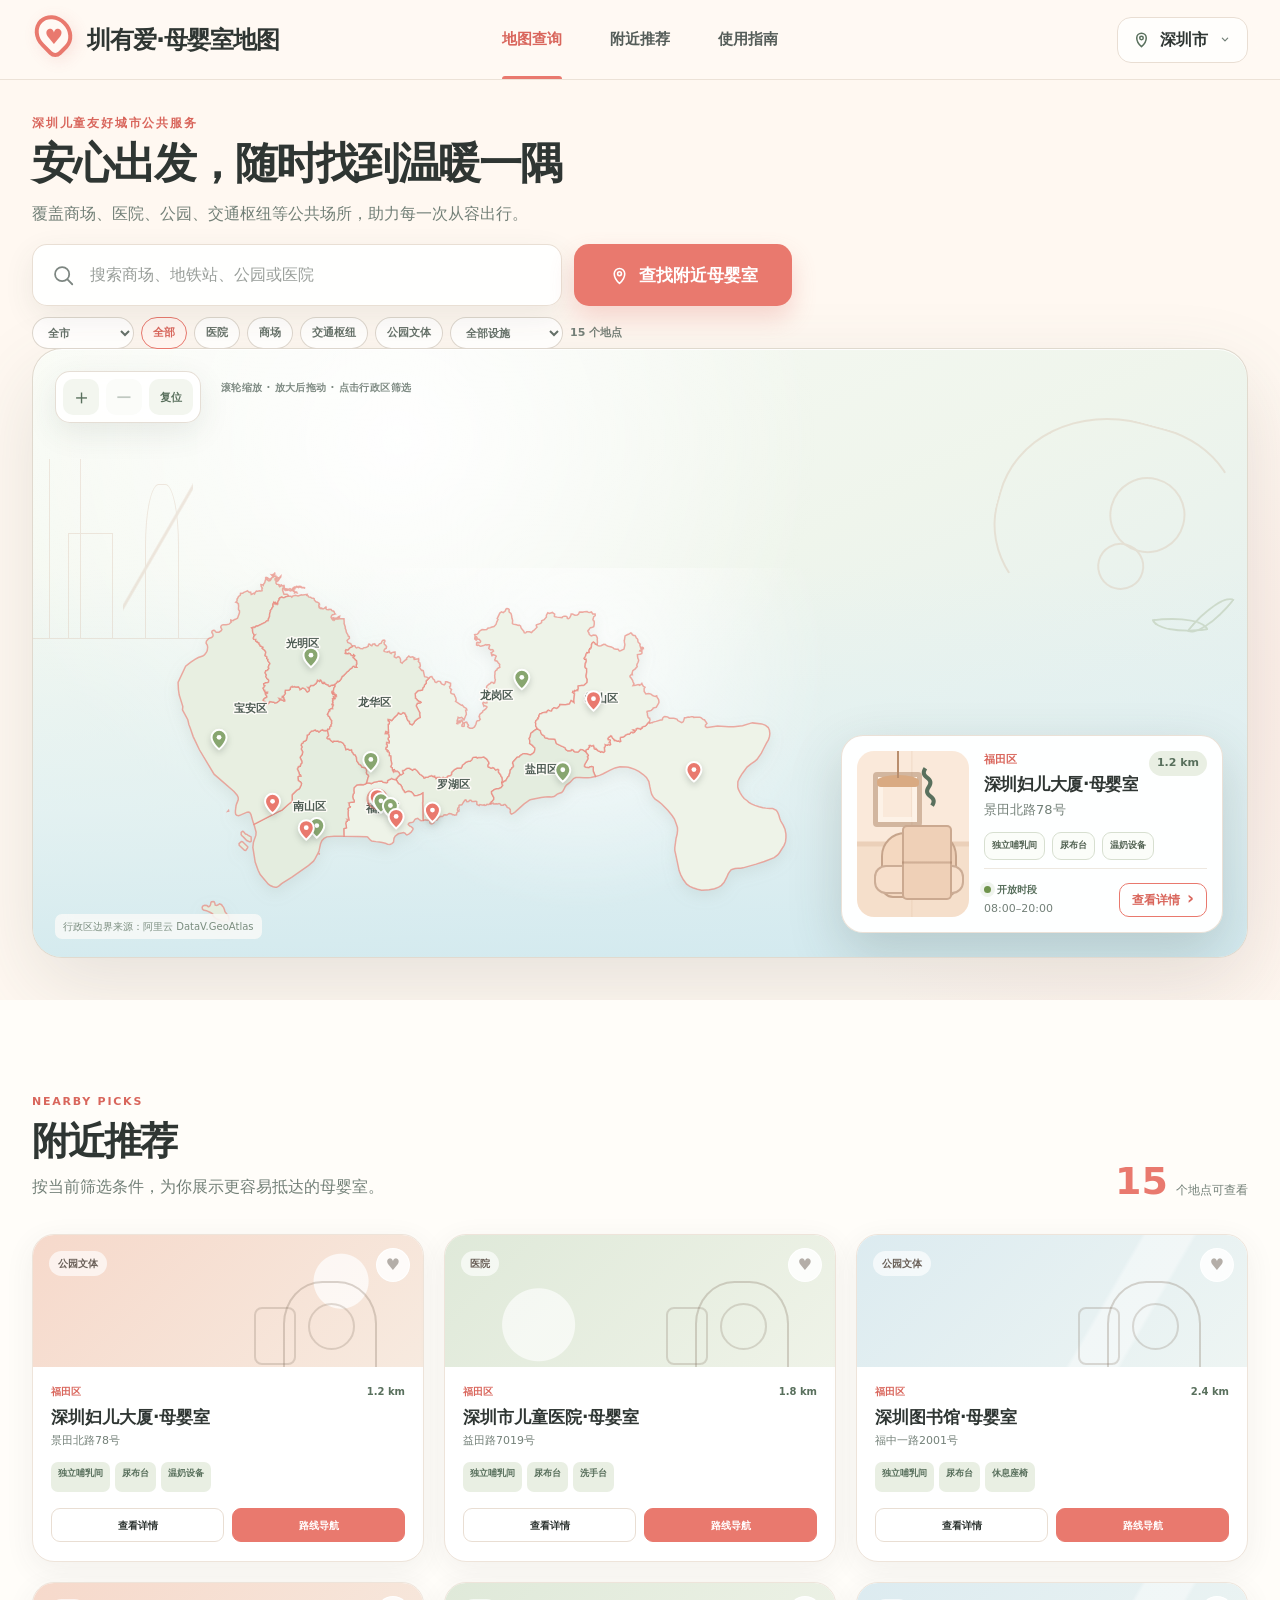
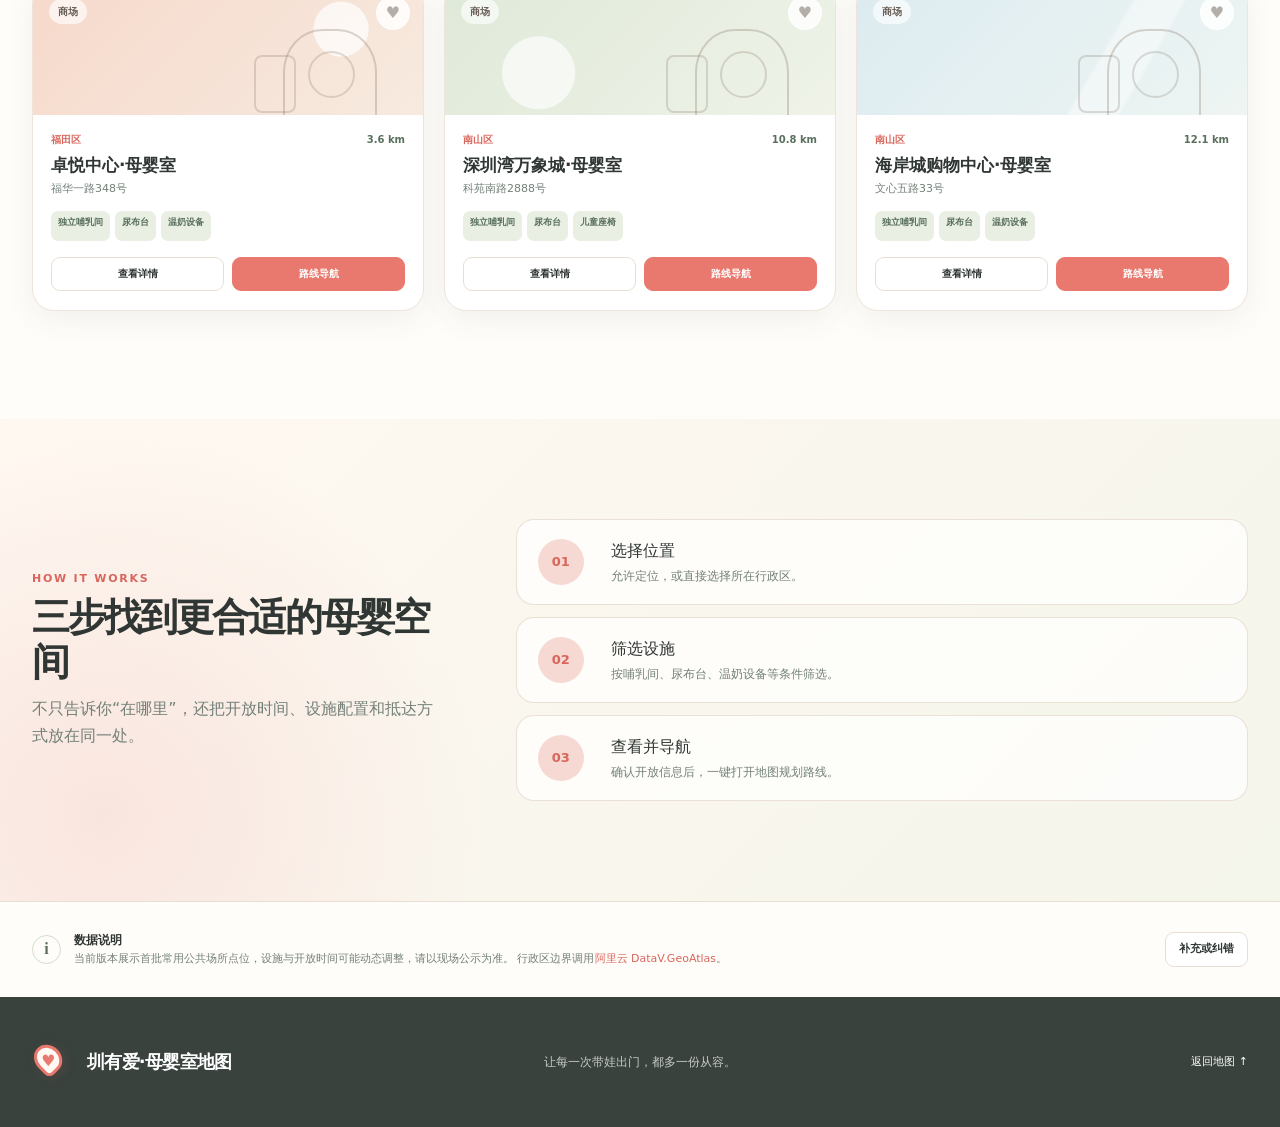
<file: index.html>
<!doctype html>
<html lang="zh-CN">
  <head>
    <meta charset="UTF-8" />
    <meta name="viewport" content="width=device-width, initial-scale=1.0" />
    <meta name="description" content="查询深圳商场、医院、公园、交通枢纽等公共场所母婴室，查看设施、开放时间并快速导航。" />
    <meta name="theme-color" content="#fff8f1" />
    <link rel="icon" href="/favicon.svg" />
    <title>圳有爱·深圳市母婴室查询地图</title>
    <script type="module" crossorigin src="/assets/index-B5J3rmix.js"></script>
    <link rel="stylesheet" crossorigin href="/assets/index-DZPg_ZZm.css">
  </head>
  <body>
    <div id="root"></div>
  </body>
</html>
</file>
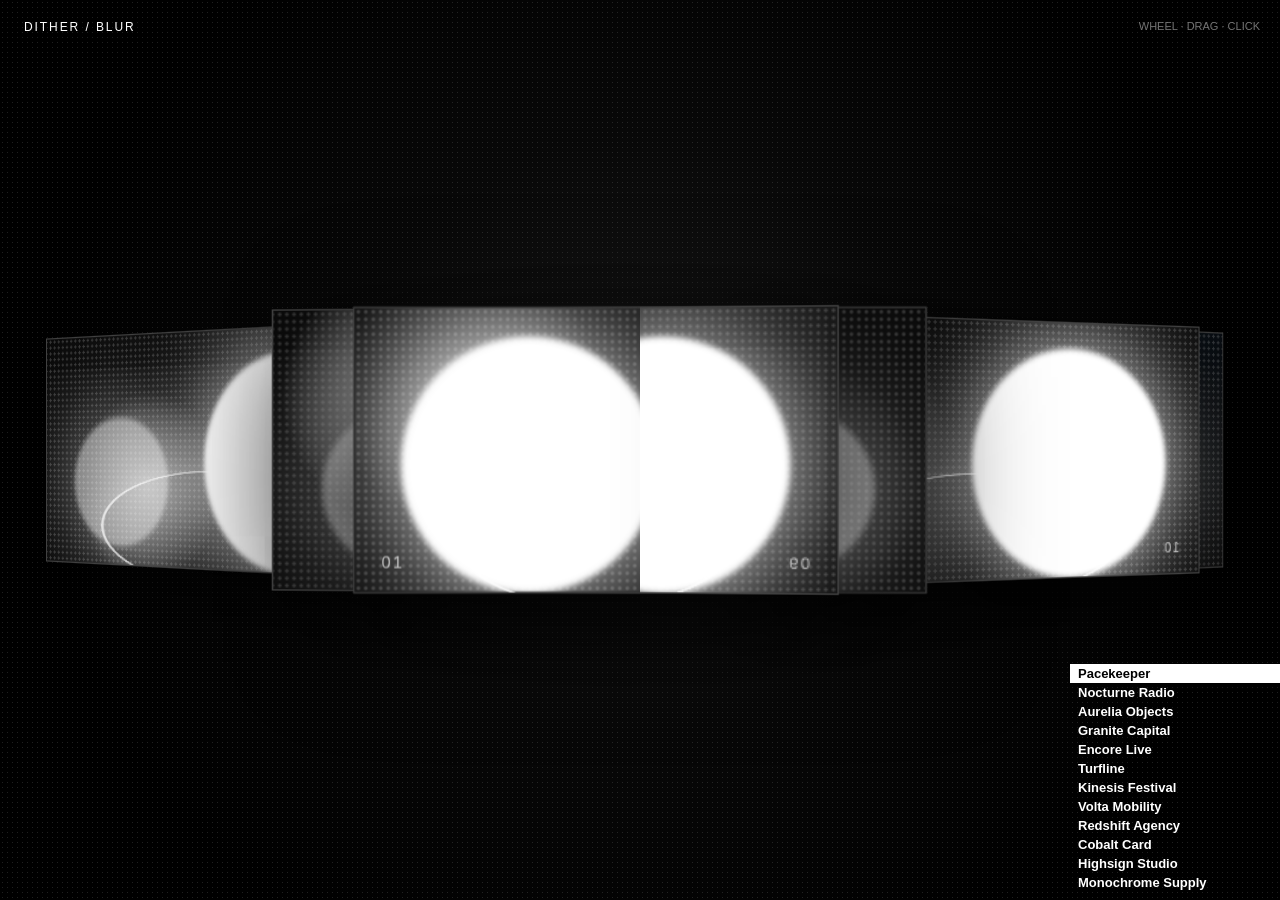
<file: dither-blur-carousel/index.html>
<!doctype html>
<html lang="en">
<head>
<meta charset="utf-8">
<meta name="viewport" content="width=device-width,initial-scale=1">
<title>Dither Blur Carousel</title>
<style>
*{box-sizing:border-box}html,body{margin:0;width:100%;height:100%;overflow:hidden;background:#050505;color:#fff;font-family:Arial,Helvetica,sans-serif}body{cursor:grab}body.drag{cursor:grabbing}.stage{position:fixed;inset:0;display:grid;place-items:center;overflow:hidden;background:radial-gradient(circle at 50% 48%,#171717 0,#080808 38%,#000 75%)}.grain{position:absolute;inset:-50%;opacity:.12;pointer-events:none;background-image:radial-gradient(#fff .55px,transparent .55px);background-size:5px 5px;mix-blend-mode:screen}.carousel{position:relative;width:min(76vw,1100px);height:min(42vw,620px);perspective:1300px;transform-style:preserve-3d}.card{--i:0;position:absolute;left:50%;top:50%;width:min(30vw,420px);aspect-ratio:2/1;transform-style:preserve-3d;transform:translate(-50%,-50%) rotateY(calc((var(--i) - var(--active))*22deg)) translateZ(calc(cos((var(--i) - var(--active))*22deg)*430px)) translateX(calc(sin((var(--i) - var(--active))*22deg)*430px));transition:transform .72s cubic-bezier(.16,.8,.2,1),filter .72s,opacity .72s;filter:blur(calc(min(abs(var(--i) - var(--active)),5)*1.5px)) saturate(.8);opacity:calc(1 - min(abs(var(--i) - var(--active))*.13,.72));overflow:hidden;border:1px solid rgba(255,255,255,.2);background:#111;box-shadow:0 20px 80px rgba(0,0,0,.7)}.card.active{filter:none;opacity:1}.art{position:absolute;inset:0;background:var(--bg);overflow:hidden}.art:after{content:"";position:absolute;inset:0;background-image:radial-gradient(circle,#fff 0 1px,transparent 1.4px);background-size:5px 5px;opacity:.18;mix-blend-mode:screen}.orb{position:absolute;border-radius:50%;filter:blur(2px);mix-blend-mode:screen}.o1{width:45%;aspect-ratio:1;left:8%;top:10%;background:#fff;box-shadow:0 0 80px #fff}.o2{width:28%;aspect-ratio:1;right:9%;bottom:8%;background:#888;box-shadow:0 0 90px #aaa}.ring{position:absolute;width:65%;aspect-ratio:1;left:18%;top:18%;border:3px solid rgba(255,255,255,.7);border-radius:50%;transform:rotateX(68deg);box-shadow:0 0 50px rgba(255,255,255,.2)}.label{position:absolute;left:18px;bottom:14px;font-size:11px;letter-spacing:.14em;text-transform:uppercase;opacity:.7;z-index:2}.title{position:fixed;left:24px;top:20px;font-size:12px;letter-spacing:.16em;text-transform:uppercase;z-index:5}.hint{position:fixed;right:20px;top:20px;font-size:11px;opacity:.45;z-index:5}.projects{position:fixed;right:0;bottom:8px;width:210px;z-index:5;font-size:13px;font-weight:600}.projects div{padding:3px 8px;line-height:1}.projects .on{background:#fff;color:#000}.center{position:absolute;left:50%;top:50%;width:5px;height:5px;border-radius:50%;background:#fff;transform:translate(-50%,-50%);opacity:.35;box-shadow:0 0 25px #fff}
@media(max-width:700px){.carousel{width:92vw;height:55vw}.card{width:54vw;transform:translate(-50%,-50%) rotateY(calc((var(--i) - var(--active))*26deg)) translateZ(calc(cos((var(--i) - var(--active))*26deg)*260px)) translateX(calc(sin((var(--i) - var(--active))*26deg)*260px))}.projects{width:150px;font-size:10px}.hint{display:none}}
</style>
</head>
<body>
<div class="stage"><div class="grain"></div><div class="title">DITHER / BLUR</div><div class="hint">WHEEL · DRAG · CLICK</div><div class="carousel" id="carousel"><div class="center"></div></div><div class="projects" id="projects"></div></div>
<script>
const names=['Pacekeeper','Nocturne Radio','Aurelia Objects','Granite Capital','Encore Live','Turfline','Kinesis Festival','Volta Mobility','Redshift Agency','Cobalt Card','Highsign Studio','Monochrome Supply'];
const palettes=[['#111','#777'],['#0d1b2a','#778da9'],['#161616','#ddd'],['#181818','#777'],['#101010','#bbb'],['#161616','#666'],['#0b0b0b','#aaa'],['#111','#888'],['#141414','#ccc'],['#090909','#777'],['#151515','#aaa'],['#101010','#ddd']];
const root=document.documentElement, carousel=document.getElementById('carousel'), list=document.getElementById('projects');
let active=0,drag=false,startX=0,startA=0;
for(let i=0;i<names.length;i++){
 const c=document.createElement('div');c.className='card';c.style.setProperty('--i',i);c.dataset.i=i;
 const a=document.createElement('div');a.className='art';a.style.setProperty('--bg',`radial-gradient(circle at ${20+i*7}% ${30+(i%4)*12}%, ${palettes[i][1]} 0, transparent 27%), radial-gradient(circle at ${75-(i%3)*9}% ${65+(i%2)*8}%, #333 0, transparent 30%), linear-gradient(135deg,${palettes[i][0]},#050505)`);
 a.innerHTML='<span class="orb o1"></span><span class="orb o2"></span><span class="ring"></span><span class="label">'+String(i+1).padStart(2,'0')+'</span>';
 c.appendChild(a);carousel.appendChild(c);c.addEventListener('click',()=>{active=i;render()});
 const p=document.createElement('div');p.textContent=names[i];p.dataset.i=i;p.onclick=()=>{active=i;render()};list.appendChild(p);
}
function render(){root.style.setProperty('--active',active);document.querySelectorAll('.card').forEach((c,i)=>c.classList.toggle('active',i===active));document.querySelectorAll('.projects div').forEach((p,i)=>p.classList.toggle('on',i===active));}
function step(n){active=(active+n+names.length)%names.length;render()}
window.addEventListener('wheel',e=>{e.preventDefault();step(e.deltaY>0?1:-1)},{passive:false});
window.addEventListener('keydown',e=>{if(e.key==='ArrowRight'||e.key==='ArrowDown')step(1);if(e.key==='ArrowLeft'||e.key==='ArrowUp')step(-1)});
window.addEventListener('pointerdown',e=>{drag=true;startX=e.clientX;startA=active;document.body.classList.add('drag')});
window.addEventListener('pointermove',e=>{if(!drag)return;const d=e.clientX-startX;if(Math.abs(d)>45){const n=Math.round(-d/80);active=(startA+n+names.length*10)%names.length;render()}});
window.addEventListener('pointerup',()=>{drag=false;document.body.classList.remove('drag')});
render();
</script>
</body></html>
</file>
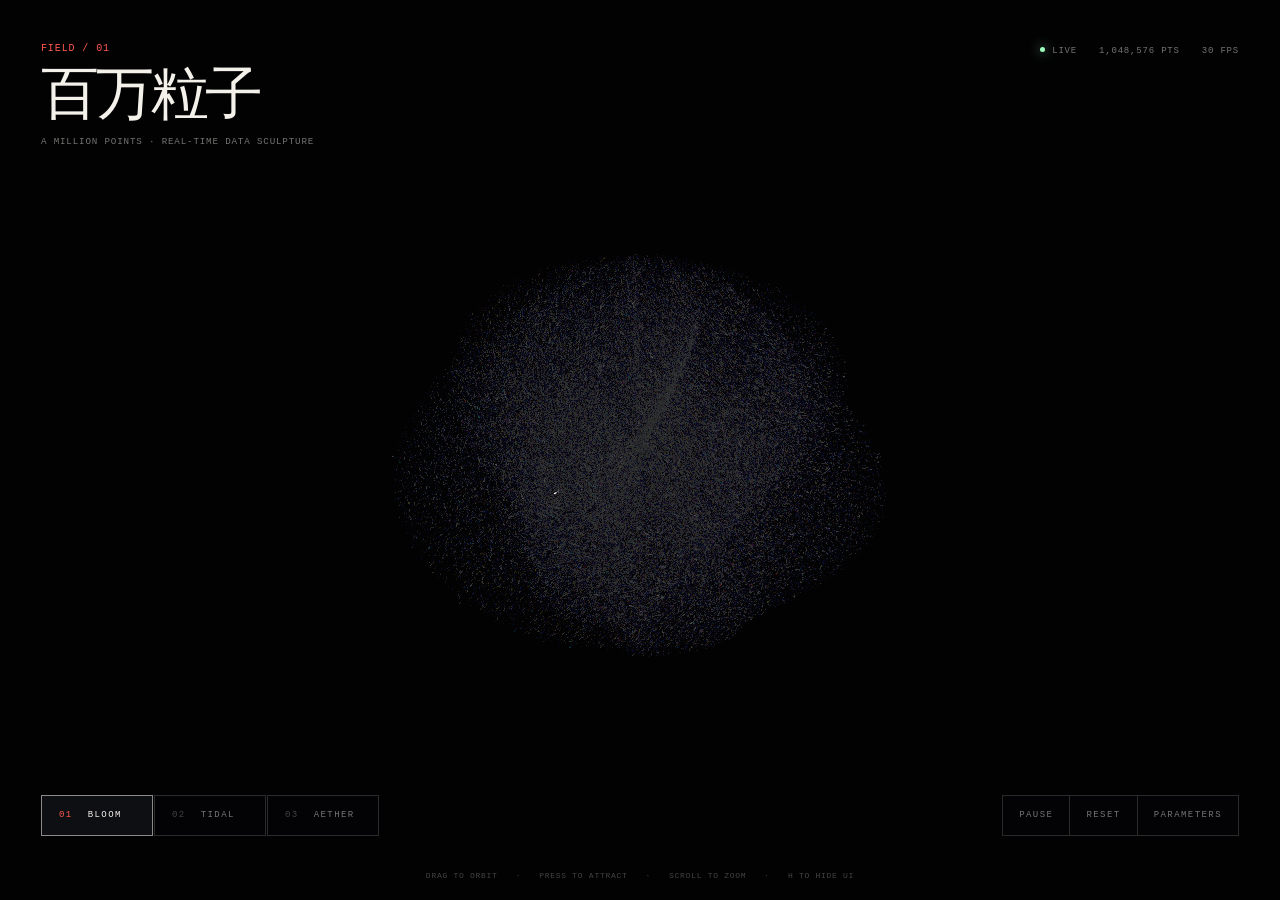
<file: million-particle-field/index.html>
<!doctype html>
<html lang="zh-CN">
  <head>
    <meta charset="UTF-8" />
    <meta name="viewport" content="width=device-width, initial-scale=1.0" />
    <meta name="theme-color" content="#020305" />
    <meta
      name="description"
      content="以 WebGL2 GPU 纹理计算驱动 1,048,576 个实时粒子的生成式数据雕塑实验。"
    />
    <title>百万粒子｜浏览器实时视觉研究</title>
    <script type="module" crossorigin src="/million-particle-field/assets/index-BhfEcAEZ.js"></script>
    <link rel="stylesheet" crossorigin href="/million-particle-field/assets/index-D_-vHj16.css">
  </head>
  <body>
    <div id="root"></div>
  </body>
</html>
</file>
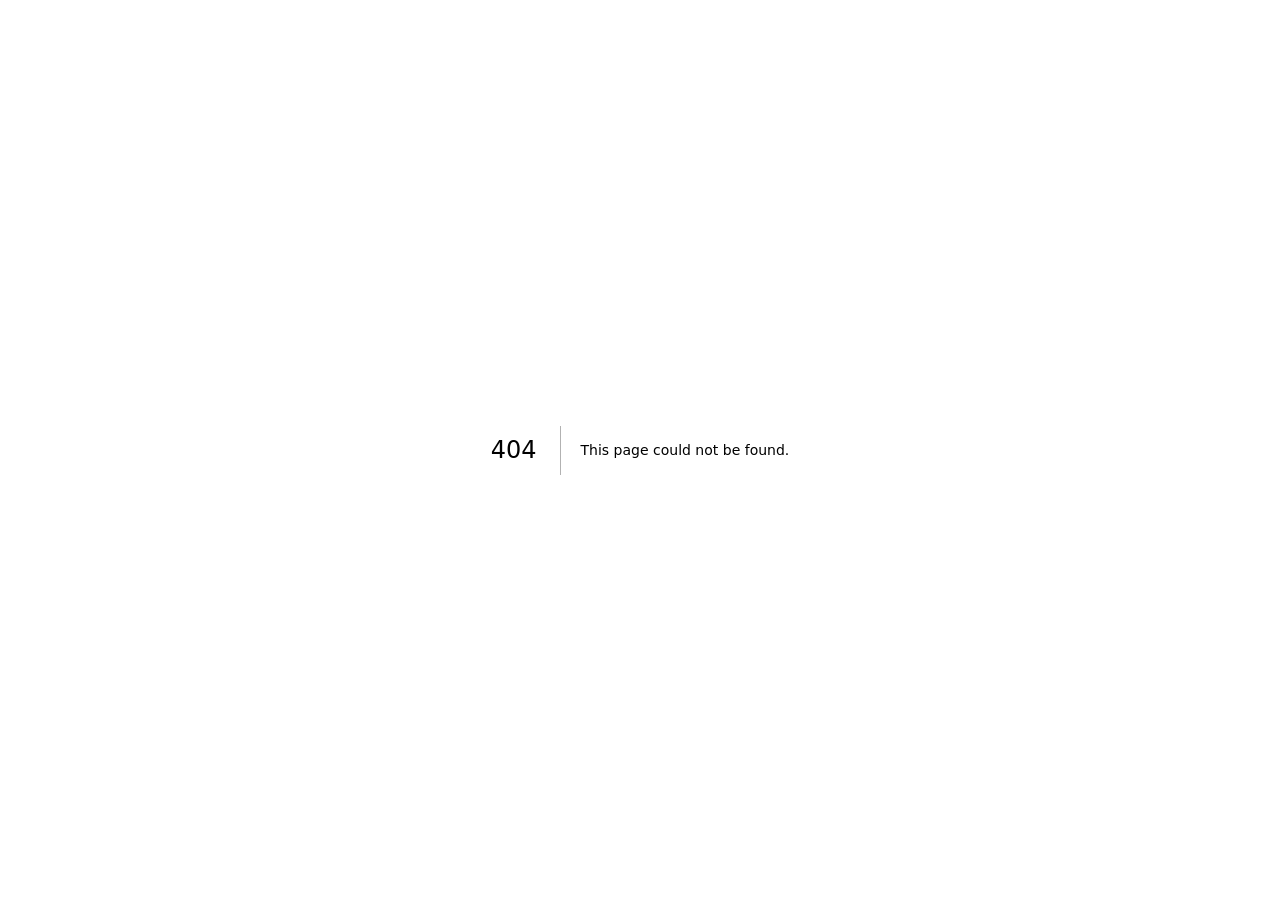
<file: dither-blur-carousel/404/index.html>
<!DOCTYPE html><html lang="en"><head><meta charSet="utf-8"/><meta name="viewport" content="width=device-width, initial-scale=1"/><link rel="stylesheet" href="/dither-blur-carousel/_next/static/chunks/24qrsnbidawlc.css" data-precedence="next"/><link rel="preload" as="script" fetchPriority="low" href="/dither-blur-carousel/_next/static/chunks/3l04zcqx63h3y.js"/><script src="/dither-blur-carousel/_next/static/chunks/2hoj29q_em8w3.js" async=""></script><script src="/dither-blur-carousel/_next/static/chunks/08ttfj81-47mu.js" async=""></script><script src="/dither-blur-carousel/_next/static/chunks/turbopack-1i_priy-tbd5b.js" async=""></script><script src="/dither-blur-carousel/_next/static/chunks/3fntmmi971322.js" async="" crossorigin=""></script><meta name="robots" content="noindex"/><title>Dither Blur</title><meta name="description" content="A WebGL carousel where cards ride a helix and dissolve into an ordered dither."/><title>404: This page could not be found.</title><script>(function(){try{
var w=1024;if(screen.width>w)return;
var m=document.querySelector('meta[name="viewport"]');
if(!m){m=document.createElement('meta');m.name='viewport';document.head.appendChild(m);}
m.setAttribute('content','width='+w);
}catch(e){}})();</script><script src="/dither-blur-carousel/_next/static/chunks/0cz1d0mv5g_q7.js" noModule=""></script></head><body><div hidden=""><!--$--><!--/$--></div><div style="font-family:system-ui,&quot;Segoe UI&quot;,Roboto,Helvetica,Arial,sans-serif,&quot;Apple Color Emoji&quot;,&quot;Segoe UI Emoji&quot;;height:100vh;text-align:center;display:flex;flex-direction:column;align-items:center;justify-content:center"><div><style>body{color:#000;background:#fff;margin:0}.next-error-h1{border-right:1px solid rgba(0,0,0,.3)}@media (prefers-color-scheme:dark){body{color:#fff;background:#000}.next-error-h1{border-right:1px solid rgba(255,255,255,.3)}}</style><h1 class="next-error-h1" style="display:inline-block;margin:0 20px 0 0;padding:0 23px 0 0;font-size:24px;font-weight:500;vertical-align:top;line-height:49px">404</h1><div style="display:inline-block"><h2 style="font-size:14px;font-weight:400;line-height:49px;margin:0">This page could not be found.</h2></div></div></div><!--$--><!--/$--><script src="/dither-blur-carousel/_next/static/chunks/3l04zcqx63h3y.js" id="_R_" async=""></script><script>(self.__next_f=self.__next_f||[]).push([0])</script><script>self.__next_f.push([1,"1:\"$Sreact.fragment\"\n2:I[39756,[\"/dither-blur-carousel/_next/static/chunks/3fntmmi971322.js\"],\"default\"]\n3:I[37457,[\"/dither-blur-carousel/_next/static/chunks/3fntmmi971322.js\"],\"default\"]\n4:I[97367,[\"/dither-blur-carousel/_next/static/chunks/3fntmmi971322.js\"],\"OutletBoundary\"]\n5:\"$Sreact.suspense\"\n8:I[97367,[\"/dither-blur-carousel/_next/static/chunks/3fntmmi971322.js\"],\"ViewportBoundary\"]\na:I[97367,[\"/dither-blur-carousel/_next/static/chunks/3fntmmi971322.js\"],\"MetadataBoundary\"]\nc:I[68027,[\"/dither-blur-carousel/_next/static/chunks/3fntmmi971322.js\"],\"default\",1]\n:HL[\"/dither-blur-carousel/_next/static/chunks/24qrsnbidawlc.css\",\"style\"]\n7:X\n0:{\"P\":null,\"c\":[\"\",\"_not-found\",\"\"],\"q\":\"\",\"i\":false,\"f\":[[[\"\",{\"children\":[\"/_not-found\",{\"children\":[\"__PAGE__\",{},\"$undefined\",\"$undefined\",4608]},\"$undefined\",\"$undefined\",4608]},\"$undefined\",\"$undefined\",4624],[[\"$\",\"$1\",\"c\",{\"children\":[[[\"$\",\"link\",\"0\",{\"rel\":\"stylesheet\",\"href\":\"/dither-blur-carousel/_next/static/chunks/24qrsnbidawlc.css\",\"precedence\":\"next\",\"crossOrigin\":\"$undefined\",\"nonce\":\"$undefined\"}],[\"$\",\"script\",\"script-0\",{\"src\":\"/dither-blur-carousel/_next/static/chunks/3fntmmi971322.js\",\"async\":true,\"nonce\":\"$undefined\"}]],[\"$\",\"html\",null,{\"lang\":\"en\",\"children\":[[\"$\",\"head\",null,{\"children\":[\"$\",\"script\",null,{\"dangerouslySetInnerHTML\":{\"__html\":\"(function(){try{\\nvar w=1024;if(screen.width\u003ew)return;\\nvar m=document.querySelector('meta[name=\\\"viewport\\\"]');\\nif(!m){m=document.createElement('meta');m.name='viewport';document.head.appendChild(m);}\\nm.setAttribute('content','width='+w);\\n}catch(e){}})();\"}}]}],[\"$\",\"body\",null,{\"children\":[\"$\",\"$L2\",null,{\"parallelRouterKey\":\"children\",\"error\":\"$undefined\",\"errorStyles\":\"$undefined\",\"errorScripts\":\"$undefined\",\"template\":[\"$\",\"$L3\",null,{}],\"templateStyles\":\"$undefined\",\"templateScripts\":\"$undefined\",\"notFound\":[[[\"$\",\"title\",null,{\"children\":\"404: This page could not be found.\"}],[\"$\",\"div\",null,{\"style\":{\"fontFamily\":\"system-ui,\\\"Segoe UI\\\",Roboto,Helvetica,Arial,sans-serif,\\\"Apple Color Emoji\\\",\\\"Segoe UI Emoji\\\"\",\"height\":\"100vh\",\"textAlign\":\"center\",\"display\":\"flex\",\"flexDirection\":\"column\",\"alignItems\":\"center\",\"justifyContent\":\"center\"},\"children\":[\"$\",\"div\",null,{\"children\":[[\"$\",\"style\",null,{\"dangerouslySetInnerHTML\":{\"__html\":\"body{color:#000;background:#fff;margin:0}.next-error-h1{border-right:1px solid rgba(0,0,0,.3)}@media (prefers-color-scheme:dark){body{color:#fff;background:#000}.next-error-h1{border-right:1px solid rgba(255,255,255,.3)}}\"}}],[\"$\",\"h1\",null,{\"className\":\"next-error-h1\",\"style\":{\"display\":\"inline-block\",\"margin\":\"0 20px 0 0\",\"padding\":\"0 23px 0 0\",\"fontSize\":24,\"fontWeight\":500,\"verticalAlign\":\"top\",\"lineHeight\":\"49px\"},\"children\":404}],[\"$\",\"div\",null,{\"style\":{\"display\":\"inline-block\"},\"children\":[\"$\",\"h2\",null,{\"style\":{\"fontSize\":14,\"fontWeight\":400,\"lineHeight\":\"49px\",\"margin\":0},\"children\":\"This page could not be found.\"}]}]]}]}]],[]],\"forbidden\":\"$undefined\",\"unauthorized\":\"$undefined\"}]}]]}]]}],{\"children\":[[\"$\",\"$1\",\"c\",{\"children\":[null,[\"$\",\"$L2\",null,{\"parallelRouterKey\":\"children\",\"error\":\"$undefined\",\"errorStyles\":\"$undefined\",\"errorScripts\":\"$undefined\",\"template\":[\"$\",\"$L3\",null,{}],\"templateStyles\":\"$undefined\",\"templateScripts\":\"$undefined\",\"notFound\":\"$undefined\",\"forbidden\":\"$undefined\",\"unauthorized\":\"$undefined\"}]]}],{\"children\":[[\"$\",\"$1\",\"c\",{\"children\":[[[\"$\",\"title\",null,{\"children\":\"404: This page could not be found.\"}],[\"$\",\"div\",null,{\"style\":\"$0:f:0:1:0:props:children:1:props:children:1:props:children:props:notFound:0:1:props:style\",\"children\":[\"$\",\"div\",null,{\"children\":[[\"$\",\"style\",null,{\"dangerouslySetInnerHTML\":{\"__html\":\"body{color:#000;background:#fff;margin:0}.next-error-h1{border-right:1px solid rgba(0,0,0,.3)}@media (prefers-color-scheme:dark){body{color:#fff;background:#000}.next-error-h1{border-right:1px solid rgba(255,255,255,.3)}}\"}}],[\"$\",\"h1\",null,{\"className\":\"next-error-h1\",\"style\":\"$0:f:0:1:0:props:children:1:props:children:1:props:children:props:notFound:0:1:props:children:props:children:1:props:style\",\"children\":404}],[\"$\",\"div\",null,{\"style\":\"$0:f:0:1:0:props:children:1:props:children:1:props:children:props:notFound:0:1:props:children:props:children:2:props:style\",\"children\":[\"$\",\"h2\",null,{\"style\":\"$0:f:0:1:0:props:children:1:props:children:1:props:children:props:notFound:0:1:props:children:props:children:2:props:children:props:style\",\"children\":\"This page could not be found.\"}]}]]}]}]],null,[\"$\",\"$L4\",null,{\"children\":[\"$\",\"$5\",null,{\"name\":\"Next.MetadataOutlet\",\"children\":\"$@6\"}]}]]}],{},null,false,null]},null,false,\"$7\"]},null,false,null],[\"$\",\"$1\",\"h\",{\"children\":[[\"$\",\"meta\",null,{\"name\":\"robots\",\"content\":\"noindex\"}],[\"$\",\"$L8\",null,{\"children\":\"$L9\"}],[\"$\",\"div\",null,{\"hidden\":true,\"children\":[\"$\",\"$La\",null,{\"children\":[\"$\",\"$5\",null,{\"name\":\"Next.Metadata\",\"children\":\"$Lb\"}]}]}],null]}],false]],\"m\":\"$undefined\",\"G\":[\"$c\",[[\"$\",\"link\",\"0\",{\"rel\":\"stylesheet\",\"href\":\"/dither-blur-carousel/_next/static/chunks/24qrsnbidawlc.css\",\"precedence\":\"next\",\"crossOrigin\":\"$undefined\",\"nonce\":\"$undefined\"}]]],\"S\":true,\"h\":null,\"r\":\"$undefined\",\"s\":\"$undefined\",\"a\":\"$undefined\",\"l\":\"$undefined\",\"p\":\"$undefined\",\"d\":\"$undefined\",\"b\":\"h3EnEHgRaSttdmOoreC0-\"}\n7:C\n9:[[\"$\",\"meta\",\"0\",{\"charSet\":\"utf-8\"}],[\"$\",\"meta\",\"1\",{\"name\":\"viewport\",\"content\":\"width=device-width, initial-scale=1\"}]]\n6:null\nb:[[\"$\",\"title\",\"0\",{\"children\":\"Dither Blur\"}],[\"$\",\"meta\",\"1\",{\"name\":\"description\",\"content\":\"A WebGL carousel where cards ride a helix and dissolve into an ordered dither.\"}]]\n"])</script></body></html>
</file>
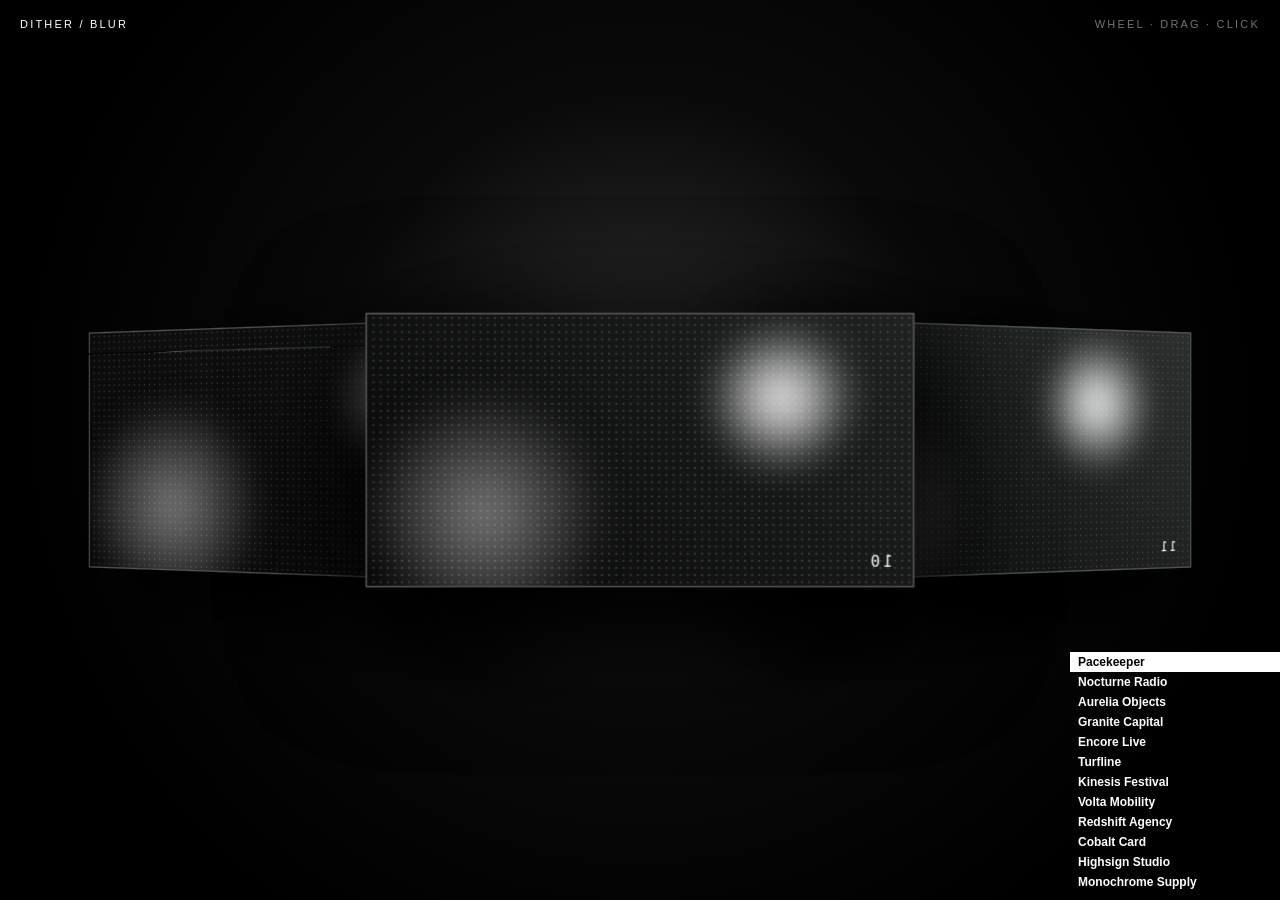
<file: dither-blur-carousel/v3/index.html>
<!doctype html><html><head><meta charset="utf-8"><meta name="viewport" content="width=device-width,initial-scale=1"><title>Dither Blur Carousel V3</title><style>*{box-sizing:border-box}html,body{margin:0;width:100%;height:100%;overflow:hidden;background:#000;color:#fff;font-family:Arial,sans-serif}.wrap{height:100%;display:grid;place-items:center;background:radial-gradient(circle at 50% 45%,#333 0,#0a0a0a 38%,#000 75%)}.carousel{width:78vw;height:60vh;position:relative;perspective:1400px;transform-style:preserve-3d}.card{position:absolute;left:50%;top:50%;width:min(390px,30vw);aspect-ratio:2/1;transform:translate(-50%,-50%) rotateY(calc((var(--i) - var(--a))*20deg)) translateZ(calc(cos((var(--i) - var(--a))*20deg)*420px)) translateX(calc(sin((var(--i) - var(--a))*20deg)*420px));transition:.8s cubic-bezier(.15,.8,.2,1);filter:blur(calc(min(abs(var(--i) - var(--a)),5)*1.4px));opacity:calc(1 - min(abs(var(--i) - var(--a))*.12,.7))}.card.on{filter:none;opacity:1}.face{height:100%;position:relative;overflow:hidden;border:1px solid #555;background:linear-gradient(135deg,var(--c),#080808);box-shadow:0 25px 90px #000}.face:before{content:"";position:absolute;width:130%;height:130%;left:-15%;top:-15%;background:radial-gradient(circle at 30% 35%,#fff 0,transparent 14%),radial-gradient(circle at 72% 68%,#777 0,transparent 22%);filter:blur(12px);animation:f 7s ease-in-out infinite alternate}.face:after{content:"";position:absolute;inset:0;background-image:radial-gradient(#fff .7px,transparent .8px);background-size:5px 5px;opacity:.2}@keyframes f{to{transform:translate(5%,-4%) scale(1.15)}}.num{position:absolute;z-index:2;left:14px;bottom:10px;font:11px monospace;letter-spacing:.2em}.ui{position:fixed;z-index:5;top:18px;left:20px;font-size:11px;letter-spacing:.2em}.right{left:auto;right:20px;opacity:.45}.list{position:fixed;right:0;bottom:8px;width:210px;font-size:12px;font-weight:bold}.list div{padding:3px 8px}.list .on{background:#fff;color:#000}</style></head><body><div class="wrap"><div class="ui">DITHER / BLUR</div><div class="ui right">WHEEL · DRAG · CLICK</div><div class="carousel" id="c"></div><div class="list" id="l"></div></div><script>const n=['Pacekeeper','Nocturne Radio','Aurelia Objects','Granite Capital','Encore Live','Turfline','Kinesis Festival','Volta Mobility','Redshift Agency','Cobalt Card','Highsign Studio','Monochrome Supply'],root=document.documentElement,c=document.querySelector('#c'),l=document.querySelector('#l');let a=0,down=0,x=0,s=0;n.forEach((name,i)=>{let d=document.createElement('div');d.className='card';d.style.setProperty('--i',i);let f=document.createElement('div');f.className='face';f.style.setProperty('--c',`hsl(${i*17} 5% ${8+i%4*5}%)`);f.innerHTML=`<span class="num">${String(i+1).padStart(2,'0')}</span>`;d.append(f);d.onclick=()=>{a=i;draw()};c.append(d);let q=document.createElement('div');q.textContent=name;q.onclick=()=>{a=i;draw()};l.append(q)});function draw(){root.style.setProperty('--a',a);document.querySelectorAll('.card').forEach((x,i)=>x.classList.toggle('on',i===a));document.querySelectorAll('.list div').forEach((x,i)=>x.classList.toggle('on',i===a))}function step(v){a=(a+v+12)%12;draw()}addEventListener('wheel',e=>{e.preventDefault();step(e.deltaY>0?1:-1)},{passive:false});addEventListener('keydown',e=>{if(e.key==='ArrowRight')step(1);if(e.key==='ArrowLeft')step(-1)});addEventListener('pointerdown',e=>{down=1;x=e.clientX;s=a});addEventListener('pointerup',e=>{if(down&&Math.abs(e.clientX-x)>40)step(e.clientX<x?1:-1);down=0});draw()</script></body></html>
</file>
<file: dither-blur-carousel/_next/static/chunks/24qrsnbidawlc.css>
@layer properties{@supports (((-webkit-hyphens:none)) and (not (margin-trim:inline))) or ((-moz-orient:inline) and (not (color:rgb(from red r g b)))){*,:before,:after,::backdrop{--tw-rotate-x:initial;--tw-rotate-y:initial;--tw-rotate-z:initial;--tw-skew-x:initial;--tw-skew-y:initial;--tw-border-style:solid;--tw-font-weight:initial;--tw-blur:initial;--tw-brightness:initial;--tw-contrast:initial;--tw-grayscale:initial;--tw-hue-rotate:initial;--tw-invert:initial;--tw-opacity:initial;--tw-saturate:initial;--tw-sepia:initial;--tw-drop-shadow:initial;--tw-drop-shadow-color:initial;--tw-drop-shadow-alpha:100%;--tw-drop-shadow-size:initial;--tw-ease:initial}}}@layer theme{:root,:host{--font-sans:Arial, Helvetica, ui-sans-serif, system-ui, sans-serif;--font-mono:ui-monospace, SFMono-Regular, Menlo, Monaco, Consolas, "Liberation Mono", "Courier New", monospace;--color-black:#000;--color-white:#fff;--spacing:.25rem;--text-sm:.875rem;--font-weight-medium:500;--ease-out:cubic-bezier(0, 0, .2, 1);--default-font-family:var(--font-sans);--default-mono-font-family:var(--font-mono)}}@layer base{*,:after,:before,::backdrop{box-sizing:border-box;border:0 solid;margin:0;padding:0}::file-selector-button{box-sizing:border-box;border:0 solid;margin:0;padding:0}html,:host{-webkit-text-size-adjust:100%;tab-size:4;line-height:1.5;font-family:var(--default-font-family,-apple-system, BlinkMacSystemFont, "Segoe UI", Roboto, "Helvetica Neue", "Noto Sans", Arial, sans-serif, "Apple Color Emoji", "Segoe UI Emoji", "Segoe UI Symbol", "Noto Color Emoji");font-feature-settings:var(--default-font-feature-settings,normal);font-variation-settings:var(--default-font-variation-settings,normal);-webkit-tap-highlight-color:transparent}hr{height:0;color:inherit;border-top-width:1px}abbr:where([title]){-webkit-text-decoration:underline dotted;text-decoration:underline dotted}h1,h2,h3,h4,h5,h6{font-size:inherit;font-weight:inherit}a{color:inherit;-webkit-text-decoration:inherit;-webkit-text-decoration:inherit;-webkit-text-decoration:inherit;-webkit-text-decoration:inherit;text-decoration:inherit}b,strong{font-weight:bolder}code,kbd,samp,pre{font-family:var(--default-mono-font-family,ui-monospace, SFMono-Regular, Menlo, Monaco, Consolas, "Liberation Mono", "Courier New", monospace);font-feature-settings:var(--default-mono-font-feature-settings,normal);font-variation-settings:var(--default-mono-font-variation-settings,normal);font-size:1em}small{font-size:80%}sub,sup{vertical-align:baseline;font-size:75%;line-height:0;position:relative}sub{bottom:-.25em}sup{top:-.5em}table{text-indent:0;border-color:inherit;border-collapse:collapse}:-moz-focusring:where(:not(iframe)){outline:auto}progress{vertical-align:baseline}summary{display:list-item}ol,ul,menu{list-style:none}img,svg,video,canvas,audio,iframe,embed,object{vertical-align:middle;display:block}img,video{max-width:100%;height:auto}button,input,select,optgroup,textarea{font:inherit;font-feature-settings:inherit;font-variation-settings:inherit;letter-spacing:inherit;color:inherit;opacity:1;background-color:#0000;border-radius:0}::file-selector-button{font:inherit;font-feature-settings:inherit;font-variation-settings:inherit;letter-spacing:inherit;color:inherit;opacity:1;background-color:#0000;border-radius:0}:where(select:is([multiple],[size])) optgroup{font-weight:bolder}:where(select:is([multiple],[size])) optgroup option{padding-inline-start:20px}::file-selector-button{margin-inline-end:4px}::placeholder{opacity:1}@supports (not ((-webkit-appearance:-apple-pay-button))) or (contain-intrinsic-size:1px){::placeholder{color:currentColor}@supports (color:color-mix(in lab, red, red)){::placeholder{color:color-mix(in oklab, currentcolor 50%, transparent)}}}textarea{resize:vertical}::-webkit-search-decoration{-webkit-appearance:none}::-webkit-date-and-time-value{min-height:1lh;text-align:inherit}::-webkit-datetime-edit{display:inline-flex}::-webkit-datetime-edit-fields-wrapper{padding:0}::-webkit-datetime-edit{padding-block:0}::-webkit-datetime-edit-year-field{padding-block:0}::-webkit-datetime-edit-month-field{padding-block:0}::-webkit-datetime-edit-day-field{padding-block:0}::-webkit-datetime-edit-hour-field{padding-block:0}::-webkit-datetime-edit-minute-field{padding-block:0}::-webkit-datetime-edit-second-field{padding-block:0}::-webkit-datetime-edit-millisecond-field{padding-block:0}::-webkit-datetime-edit-meridiem-field{padding-block:0}::-webkit-calendar-picker-indicator{line-height:1}:-moz-ui-invalid{box-shadow:none}button,input:where([type=button],[type=reset],[type=submit]){appearance:button}::file-selector-button{appearance:button}::-webkit-inner-spin-button{height:auto}::-webkit-outer-spin-button{height:auto}[hidden]:where(:not([hidden=until-found])){display:none!important}}@layer components;@layer utilities{.collapse{visibility:collapse}.invisible{visibility:hidden}.visible{visibility:visible}.fixed{position:fixed}.inset-0{inset:0}.right-0{right:0}.bottom-2{bottom:calc(var(--spacing) * 2)}.contents{display:contents}.flex{display:flex}.grid{display:grid}.hidden{display:none}.inline{display:inline}.h-full{height:100%}.w-75{width:calc(var(--spacing) * 75)}.w-full{width:100%}.shrink{flex-shrink:1}.grow{flex-grow:1}.transform{transform:var(--tw-rotate-x,) var(--tw-rotate-y,) var(--tw-rotate-z,) var(--tw-skew-x,) var(--tw-skew-y,)}.resize{resize:both}.overflow-hidden{overflow:hidden}.border{border-style:var(--tw-border-style);border-width:1px}.bg-\[\#000000\]{background-color:#000}.bg-white{background-color:var(--color-white)}.px-2{padding-inline:calc(var(--spacing) * 2)}.py-0\.5{padding-block:calc(var(--spacing) * .5)}.text-sm\/\[1\]{font-size:var(--text-sm);line-height:1}.font-medium{--tw-font-weight:var(--font-weight-medium);font-weight:var(--font-weight-medium)}.text-black{color:var(--color-black)}.text-white{color:var(--color-white)}.blur{--tw-blur:blur(8px);filter:var(--tw-blur,) var(--tw-brightness,) var(--tw-contrast,) var(--tw-grayscale,) var(--tw-hue-rotate,) var(--tw-invert,) var(--tw-saturate,) var(--tw-sepia,) var(--tw-drop-shadow,)}.invert{--tw-invert:invert(100%);filter:var(--tw-blur,) var(--tw-brightness,) var(--tw-contrast,) var(--tw-grayscale,) var(--tw-hue-rotate,) var(--tw-invert,) var(--tw-saturate,) var(--tw-sepia,) var(--tw-drop-shadow,)}.filter{filter:var(--tw-blur,) var(--tw-brightness,) var(--tw-contrast,) var(--tw-grayscale,) var(--tw-hue-rotate,) var(--tw-invert,) var(--tw-saturate,) var(--tw-sepia,) var(--tw-drop-shadow,)}.ease-out{--tw-ease:var(--ease-out);transition-timing-function:var(--ease-out)}}html,body{overscroll-behavior:none;background:#000;height:100%;margin:0;font-family:Arial,Helvetica,ui-sans-serif,system-ui,sans-serif;overflow:hidden}canvas{display:block}.main-font{font-family:Arial,Helvetica,ui-sans-serif,system-ui,sans-serif}@property --tw-rotate-x{syntax:"*";inherits:false}@property --tw-rotate-y{syntax:"*";inherits:false}@property --tw-rotate-z{syntax:"*";inherits:false}@property --tw-skew-x{syntax:"*";inherits:false}@property --tw-skew-y{syntax:"*";inherits:false}@property --tw-border-style{syntax:"*";inherits:false;initial-value:solid}@property --tw-font-weight{syntax:"*";inherits:false}@property --tw-blur{syntax:"*";inherits:false}@property --tw-brightness{syntax:"*";inherits:false}@property --tw-contrast{syntax:"*";inherits:false}@property --tw-grayscale{syntax:"*";inherits:false}@property --tw-hue-rotate{syntax:"*";inherits:false}@property --tw-invert{syntax:"*";inherits:false}@property --tw-opacity{syntax:"*";inherits:false}@property --tw-saturate{syntax:"*";inherits:false}@property --tw-sepia{syntax:"*";inherits:false}@property --tw-drop-shadow{syntax:"*";inherits:false}@property --tw-drop-shadow-color{syntax:"*";inherits:false}@property --tw-drop-shadow-alpha{syntax:"<percentage>";inherits:false;initial-value:100%}@property --tw-drop-shadow-size{syntax:"*";inherits:false}@property --tw-ease{syntax:"*";inherits:false}
</file>
<file: assets/index-DZPg_ZZm.css>
/*! tailwindcss v4.2.1 | MIT License | https://tailwindcss.com */
@layer properties{@supports (((-webkit-hyphens:none)) and (not (margin-trim:inline))) or ((-moz-orient:inline) and (not (color:rgb(from red r g b)))){*,:before,:after,::backdrop{--tw-rotate-x:initial;--tw-rotate-y:initial;--tw-rotate-z:initial;--tw-skew-x:initial;--tw-skew-y:initial;--tw-shadow:0 0 #0000;--tw-shadow-color:initial;--tw-shadow-alpha:100%;--tw-inset-shadow:0 0 #0000;--tw-inset-shadow-color:initial;--tw-inset-shadow-alpha:100%;--tw-ring-color:initial;--tw-ring-shadow:0 0 #0000;--tw-inset-ring-color:initial;--tw-inset-ring-shadow:0 0 #0000;--tw-ring-inset:initial;--tw-ring-offset-width:0px;--tw-ring-offset-color:#fff;--tw-ring-offset-shadow:0 0 #0000;--tw-blur:initial;--tw-brightness:initial;--tw-contrast:initial;--tw-grayscale:initial;--tw-hue-rotate:initial;--tw-invert:initial;--tw-opacity:initial;--tw-saturate:initial;--tw-sepia:initial;--tw-drop-shadow:initial;--tw-drop-shadow-color:initial;--tw-drop-shadow-alpha:100%;--tw-drop-shadow-size:initial}}}@layer theme{:root,:host{--font-sans:ui-sans-serif, system-ui, sans-serif, "Apple Color Emoji", "Segoe UI Emoji", "Segoe UI Symbol", "Noto Color Emoji";--font-mono:ui-monospace, SFMono-Regular, Menlo, Monaco, Consolas, "Liberation Mono", "Courier New", monospace;--spacing:.25rem;--default-font-family:var(--font-sans);--default-mono-font-family:var(--font-mono)}}@layer base{*,:after,:before,::backdrop{box-sizing:border-box;border:0 solid;margin:0;padding:0}::file-selector-button{box-sizing:border-box;border:0 solid;margin:0;padding:0}html,:host{-webkit-text-size-adjust:100%;tab-size:4;line-height:1.5;font-family:var(--default-font-family,ui-sans-serif, system-ui, sans-serif, "Apple Color Emoji", "Segoe UI Emoji", "Segoe UI Symbol", "Noto Color Emoji");font-feature-settings:var(--default-font-feature-settings,normal);font-variation-settings:var(--default-font-variation-settings,normal);-webkit-tap-highlight-color:transparent}hr{height:0;color:inherit;border-top-width:1px}abbr:where([title]){-webkit-text-decoration:underline dotted;text-decoration:underline dotted}h1,h2,h3,h4,h5,h6{font-size:inherit;font-weight:inherit}a{color:inherit;-webkit-text-decoration:inherit;-webkit-text-decoration:inherit;-webkit-text-decoration:inherit;-webkit-text-decoration:inherit;text-decoration:inherit}b,strong{font-weight:bolder}code,kbd,samp,pre{font-family:var(--default-mono-font-family,ui-monospace, SFMono-Regular, Menlo, Monaco, Consolas, "Liberation Mono", "Courier New", monospace);font-feature-settings:var(--default-mono-font-feature-settings,normal);font-variation-settings:var(--default-mono-font-variation-settings,normal);font-size:1em}small{font-size:80%}sub,sup{vertical-align:baseline;font-size:75%;line-height:0;position:relative}sub{bottom:-.25em}sup{top:-.5em}table{text-indent:0;border-color:inherit;border-collapse:collapse}:-moz-focusring{outline:auto}progress{vertical-align:baseline}summary{display:list-item}ol,ul,menu{list-style:none}img,svg,video,canvas,audio,iframe,embed,object{vertical-align:middle;display:block}img,video{max-width:100%;height:auto}button,input,select,optgroup,textarea{font:inherit;font-feature-settings:inherit;font-variation-settings:inherit;letter-spacing:inherit;color:inherit;opacity:1;background-color:#0000;border-radius:0}::file-selector-button{font:inherit;font-feature-settings:inherit;font-variation-settings:inherit;letter-spacing:inherit;color:inherit;opacity:1;background-color:#0000;border-radius:0}:where(select:is([multiple],[size])) optgroup{font-weight:bolder}:where(select:is([multiple],[size])) optgroup option{padding-inline-start:20px}::file-selector-button{margin-inline-end:4px}::placeholder{opacity:1}@supports (not ((-webkit-appearance:-apple-pay-button))) or (contain-intrinsic-size:1px){::placeholder{color:currentColor}@supports (color:color-mix(in lab, red, red)){::placeholder{color:color-mix(in oklab, currentcolor 50%, transparent)}}}textarea{resize:vertical}::-webkit-search-decoration{-webkit-appearance:none}::-webkit-date-and-time-value{min-height:1lh;text-align:inherit}::-webkit-datetime-edit{display:inline-flex}::-webkit-datetime-edit-fields-wrapper{padding:0}::-webkit-datetime-edit{padding-block:0}::-webkit-datetime-edit-year-field{padding-block:0}::-webkit-datetime-edit-month-field{padding-block:0}::-webkit-datetime-edit-day-field{padding-block:0}::-webkit-datetime-edit-hour-field{padding-block:0}::-webkit-datetime-edit-minute-field{padding-block:0}::-webkit-datetime-edit-second-field{padding-block:0}::-webkit-datetime-edit-millisecond-field{padding-block:0}::-webkit-datetime-edit-meridiem-field{padding-block:0}::-webkit-calendar-picker-indicator{line-height:1}:-moz-ui-invalid{box-shadow:none}button,input:where([type=button],[type=reset],[type=submit]){appearance:button}::file-selector-button{appearance:button}::-webkit-inner-spin-button{height:auto}::-webkit-outer-spin-button{height:auto}[hidden]:where(:not([hidden=until-found])){display:none!important}}@layer components;@layer utilities{.visible{visibility:visible}.sr-only{clip-path:inset(50%);white-space:nowrap;border-width:0;width:1px;height:1px;margin:-1px;padding:0;position:absolute;overflow:hidden}.relative{position:relative}.start{inset-inline-start:var(--spacing)}.hidden{display:none}.table{display:table}.transform{transform:var(--tw-rotate-x,) var(--tw-rotate-y,) var(--tw-rotate-z,) var(--tw-skew-x,) var(--tw-skew-y,)}.antialiased{-webkit-font-smoothing:antialiased;-moz-osx-font-smoothing:grayscale}.ring{--tw-ring-shadow:var(--tw-ring-inset,) 0 0 0 calc(1px + var(--tw-ring-offset-width)) var(--tw-ring-color,currentcolor);box-shadow:var(--tw-inset-shadow), var(--tw-inset-ring-shadow), var(--tw-ring-offset-shadow), var(--tw-ring-shadow), var(--tw-shadow)}.filter{filter:var(--tw-blur,) var(--tw-brightness,) var(--tw-contrast,) var(--tw-grayscale,) var(--tw-hue-rotate,) var(--tw-invert,) var(--tw-saturate,) var(--tw-sepia,) var(--tw-drop-shadow,)}}:root{--cream:#fff8f1;--paper:#fffdf9;--card:#fff;--coral:#e9796e;--coral-dark:#d9665c;--coral-soft:#f7d9d3;--sage:#9caf88;--sage-dark:#59705d;--sage-soft:#e9efe3;--ink:#2f3633;--muted:#738078;--line:#e9ded3;--water:#ddeff3}*{box-sizing:border-box}html{scroll-behavior:smooth}body{background:var(--cream);color:var(--ink);font-family:MiSans, "PingFang SC", "Microsoft YaHei", var(--font-geist-sans), system-ui, sans-serif;margin:0}button,input{font:inherit}button,a{-webkit-tap-highlight-color:transparent}button{color:inherit}.site-shell{background:radial-gradient(circle at 88% 26%, #f7d9d375, transparent 23rem), radial-gradient(circle at 12% 70%, #e9efe3b3, transparent 27rem), var(--cream);min-height:100vh;overflow:hidden}.topbar{z-index:20;-webkit-backdrop-filter:blur(18px);backdrop-filter:blur(18px);background:#fffaf4db;border-bottom:1px solid #e9ded3d9;grid-template-columns:minmax(260px,1fr) auto minmax(260px,1fr);align-items:center;height:80px;padding:0 32px;display:grid;position:relative}.brand{color:var(--ink);letter-spacing:-.04em;justify-self:start;align-items:center;gap:12px;font-size:24px;font-weight:750;text-decoration:none;display:inline-flex}.brand-mark{color:#fff;place-items:center;width:43px;height:51px;display:grid;position:relative;transform:translateY(-2px)}.brand-mark:before{content:"";border:4px solid var(--coral);background:#fff9f4;border-radius:52% 52% 52% 9px;position:absolute;inset:2px 4px 9px;transform:rotate(-45deg);box-shadow:0 5px 15px #d9665c26}.brand-heart{z-index:1;color:var(--coral);font-size:21px;line-height:1;position:relative}.main-nav{align-items:stretch;gap:48px;height:100%;display:flex}.main-nav a{color:#555d59;align-items:center;font-size:15px;font-weight:650;text-decoration:none;transition:color .16s;display:flex;position:relative}.main-nav a:after{content:"";background:var(--coral);border-radius:9px 9px 0 0;height:3px;transition:left .16s,right .16s;position:absolute;bottom:0;left:50%;right:50%}.main-nav a:hover,.main-nav a.active{color:var(--coral-dark)}.main-nav a.active:after{left:0;right:0}.city-button{border:1px solid var(--line);cursor:pointer;background:#ffffffad;border-radius:14px;justify-self:end;align-items:center;gap:9px;height:46px;padding:0 14px;font-weight:600;display:inline-flex}.city-button svg{fill:none;width:19px;height:19px;stroke:var(--sage-dark);stroke-width:1.9px;stroke-linecap:round;stroke-linejoin:round}.city-button svg:last-child{width:16px;stroke:var(--muted)}.hero{min-height:calc(100vh - 80px);padding-top:42px;position:relative}.hero-copy{z-index:12;text-align:center;width:min(840px,100% - 48px);margin:0 auto;position:relative}.eyebrow{color:var(--coral-dark);letter-spacing:.15em;margin:0 0 7px;font-size:12px;font-weight:700}.hero h1{letter-spacing:-.055em;margin:0;font-size:clamp(34px,3.45vw,52px);font-weight:760;line-height:1.16}.hero-subtitle{color:var(--muted);margin:12px 0 22px;font-size:clamp(15px,1.25vw,18px);line-height:1.6}.search-row{grid-template-columns:minmax(0,1fr) 218px;gap:12px;width:min(790px,100%);margin:0 auto;display:grid;position:relative}.search-box{background:#ffffffeb;border:1px solid #e9ded3f5;border-radius:15px;align-items:center;gap:14px;height:62px;padding:0 18px;transition:border-color .15s,box-shadow .15s;display:flex;box-shadow:0 10px 30px #454d4617}.search-box:focus-within{border-color:var(--coral);box-shadow:0 0 0 4px #e9796e29,0 12px 34px #454d461a}.search-box svg{fill:none;stroke:#7d8681;stroke-width:1.7px;stroke-linecap:round;flex:none;width:25px;height:25px}.search-box input{min-width:0;color:var(--ink);background:0 0;border:0;outline:0;flex:1;font-size:16px}.search-box input::placeholder{color:#9a9f9b}.clear-search{background:var(--sage-soft);width:26px;height:26px;color:var(--sage-dark);cursor:pointer;border:0;border-radius:50%;font-size:18px;line-height:1}.primary-button{background:var(--coral);color:#fff;cursor:pointer;border:0;border-radius:15px;justify-content:center;align-items:center;gap:9px;height:62px;font-size:17px;font-weight:650;transition:transform .15s,background .15s,box-shadow .15s;display:inline-flex;box-shadow:0 12px 24px #d9665c3d}.primary-button:hover{background:var(--coral-dark);transform:translateY(-1px);box-shadow:0 15px 30px #d9665c4d}.primary-button:disabled{cursor:wait;opacity:.78}.primary-button svg{fill:none;stroke:currentColor;stroke-width:1.8px;stroke-linecap:round;stroke-linejoin:round;width:21px;height:21px}.search-suggestions{z-index:40;border:1px solid var(--line);text-align:left;background:#fffffffa;border-radius:16px;gap:4px;padding:10px;display:grid;position:absolute;top:calc(100% + 8px);left:0;right:230px;box-shadow:0 18px 42px #454d4624}.search-suggestions>span{color:var(--muted);padding:4px 10px 7px;font-size:12px}.search-suggestions button{text-align:left;cursor:pointer;background:0 0;border:0;border-radius:10px;justify-content:space-between;align-items:center;padding:10px 12px;display:flex}.search-suggestions button:hover{background:var(--sage-soft)}.search-suggestions strong{font-size:14px}.search-suggestions small{color:var(--muted)}.quick-filters{flex-wrap:wrap;justify-content:center;align-items:center;gap:7px;margin-top:11px;display:flex}.quick-filters button,.quick-filters select{color:#667169;cursor:pointer;background:#ffffffc7;border:1px solid #dbd3c9eb;border-radius:99px;outline:none;height:32px;padding:0 11px;font-size:11px;font-weight:620;transition:background .15s,border-color .15s,color .15s}.quick-filters button:hover,.quick-filters button.active,.quick-filters select:focus{border-color:var(--coral);color:var(--coral-dark);background:#fff4ef}.quick-filters select{padding-right:25px}.result-count{color:var(--muted);font-size:11px;font-weight:600}.location-note{z-index:42;border:1px solid var(--line);color:var(--muted);background:#ffffffeb;border-radius:10px;margin:0;padding:7px 11px;font-size:11px;position:absolute;top:calc(100% + 11px);left:50%;transform:translate(-50%);box-shadow:0 8px 24px #454d461c}.map-stage{position:absolute;inset:222px 0 0;overflow:hidden}.map-stage:before{content:"";background:radial-gradient(circle at 55% 45%,#ffffffb8,#0000 31%),linear-gradient(#ddeff300 0%,#ddeff3d6 64%,#d1e9efeb 100%);position:absolute;inset:27% 0 0}.map-loading{z-index:2;color:var(--muted);align-items:center;gap:10px;font-size:14px;display:flex;position:absolute;top:50%;left:50%;transform:translate(-50%,-50%)}.map-loading span{border:2px solid var(--coral-soft);border-top-color:var(--coral);border-radius:50%;width:17px;height:17px;animation:.8s linear infinite spin}.map-error{color:var(--coral-dark);background:#fffc;border-radius:12px;padding:10px 14px}.shenzhen-map{z-index:4;width:min(1180px,88vw);height:auto;position:absolute;bottom:-3.5%;left:50%;overflow:visible;transform:translate(-50%)}.district{stroke:#e9796e99;stroke-width:1.5px;vector-effect:non-scaling-stroke;transition:fill .18s}.district-0{fill:#e8efe1}.district-1{fill:#eef3e8}.district-2{fill:#e4eddf}.district:hover{fill:#f1eadf}.district-labels{pointer-events:none}.district-labels text{fill:#4f5d55;paint-order:stroke;stroke:#fffdf9e0;stroke-width:4px;stroke-linejoin:round;font-size:15px;font-weight:720}.map-pin{cursor:pointer;outline:none;transition:transform .15s}.map-pin path{stroke:#fff;stroke-width:2px;vector-effect:non-scaling-stroke;filter:drop-shadow(0 4px 4px #4a584f3d)}.map-pin.coral path{fill:var(--coral)}.map-pin.sage path{fill:#88a670}.map-pin .pin-core{fill:#fff}.map-pin .pin-pulse{fill:none;stroke:var(--coral);stroke-width:2px;opacity:0;vector-effect:non-scaling-stroke}.map-pin:hover,.map-pin:focus-visible{filter:brightness(1.03)}.map-pin.selected .pin-pulse{opacity:.65;animation:1.8s ease-out infinite markerPulse}.place-card{z-index:10;-webkit-backdrop-filter:blur(16px);backdrop-filter:blur(16px);background:#fffffff5;border:1px solid #e9ded3e6;border-radius:24px;grid-template-columns:190px minmax(0,1fr);gap:20px;width:min(560px,100vw - 44px);min-height:214px;padding:18px;animation:.22s ease-out both cardIn;display:grid;position:absolute;bottom:clamp(30px,5vh,58px);right:clamp(22px,4vw,64px);box-shadow:0 18px 48px #454d462e}.place-visual{background:linear-gradient(90deg,#0000 48%,#d7b39342 49%,#0000 50%),linear-gradient(#fae9da 0 54%,#ebd0b9 55% 57%,#f5dfcb 58% 100%);border-radius:17px;min-height:178px;position:relative;overflow:hidden}.place-visual:before{content:"";border:5px solid #a57d5e7a;border-radius:4px;width:49px;height:55px;position:absolute;top:21px;left:16px;box-shadow:inset 0 0 0 5px #fff7eea8}.lamp{background:#d9aa82;border-radius:50% 50% 4px 4px;width:42px;height:12px;position:absolute;top:24px;right:50px}.lamp:before{content:"";background:#b98e6d;width:2px;height:30px;position:absolute;bottom:9px;left:20px}.chair{background:#f4d8c0;border:2px solid #99725880;border-radius:24px 24px 12px 12px;width:76px;height:66px;position:absolute;bottom:19px;left:24px;box-shadow:inset -9px 0 #cea48226}.chair:after{content:"";background:#f7dfcb;border:2px solid #99725875;border-radius:12px;height:29px;position:absolute;bottom:2px;left:-9px;right:-9px}.cabinet{background:linear-gradient(#0000 48%,#99725859 49% 51%,#0000 52%),#efd0b7;border:2px solid #9972586b;border-radius:5px;width:50px;height:75px;position:absolute;bottom:17px;right:17px}.plant{color:var(--sage-dark);font-size:50px;position:absolute;bottom:90px;right:28px;transform:rotate(-10deg)}.place-content{flex-direction:column;min-width:0;display:flex}.place-heading{justify-content:space-between;align-items:flex-start;gap:12px;display:flex}.place-district{color:var(--coral-dark);margin:1px 0 4px;font-size:11px;font-weight:700}.place-heading h2{color:var(--ink);letter-spacing:-.03em;text-overflow:ellipsis;white-space:nowrap;margin:0;font-size:20px;font-weight:720;line-height:1.3;overflow:hidden}.distance{background:var(--sage-soft);color:var(--sage-dark);border-radius:99px;flex:none;padding:4px 8px;font-size:11px;font-weight:700}.address{color:var(--muted);margin:5px 0 13px;font-size:13px}.facility-tags{flex-wrap:wrap;gap:7px;display:flex}.facility-tags span{color:#546454;background:#fbfdf9;border:1px solid #d7dfd0;border-radius:9px;padding:7px 9px;font-size:11px;font-weight:600}.place-footer{border-top:1px solid #eee8e0;justify-content:space-between;align-items:center;gap:12px;margin-top:auto;padding-top:13px;display:flex}.place-footer p{color:var(--sage-dark);margin:0;font-size:12px;font-weight:650}.place-footer small{color:var(--muted);margin-left:4px;font-size:11px;font-weight:450}.open-dot{background:#6f944c;border-radius:50%;width:7px;height:7px;margin-right:6px;display:inline-block;box-shadow:0 0 0 4px #6f944c1a}.place-footer button{border:1px solid var(--coral);color:var(--coral-dark);cursor:pointer;background:0 0;border-radius:10px;padding:7px 12px;font-size:12px;font-weight:650;transition:background .15s,color .15s}.place-footer button:hover{background:var(--coral);color:#fff}.place-footer button span{margin-left:3px;font-size:17px;line-height:0}.map-source{z-index:8;color:#59705dc7;-webkit-backdrop-filter:blur(8px);backdrop-filter:blur(8px);background:#fffdf9b3;border-radius:7px;margin:0;padding:5px 8px;font-size:10px;position:absolute;bottom:12px;left:18px}.recommendations{z-index:5;background:var(--paper);padding:94px max(32px,50vw - 620px) 108px;position:relative}.section-heading{justify-content:space-between;align-items:flex-end;gap:32px;margin-bottom:34px;display:flex}.section-kicker{color:var(--coral-dark);letter-spacing:.16em;margin:0 0 7px;font-size:11px;font-weight:750}.section-heading h2,.guide-copy h2{letter-spacing:-.05em;margin:0;font-size:clamp(30px,3vw,44px);font-weight:760;line-height:1.18}.section-heading>div>p:last-child,.guide-copy>p:last-child{color:var(--muted);margin:10px 0 0;line-height:1.7}.section-stats{min-width:130px;color:var(--muted);justify-content:flex-end;align-items:baseline;gap:8px;display:flex}.section-stats strong{color:var(--coral);font-size:38px;line-height:1}.section-stats span{font-size:12px}.room-grid{grid-template-columns:repeat(3,minmax(0,1fr));gap:20px;display:grid}.room-card{background:#fff;border:1px solid #eee4da;border-radius:22px;transition:transform .18s,box-shadow .18s;position:relative;overflow:hidden;box-shadow:0 8px 30px #454d4612}.room-card:hover{transform:translateY(-3px);box-shadow:0 16px 38px #454d461f}.favorite-button{z-index:3;color:#b4aea8;cursor:pointer;-webkit-backdrop-filter:blur(8px);backdrop-filter:blur(8px);background:#ffffffd6;border:1px solid #ffffffd6;border-radius:50%;width:34px;height:34px;position:absolute;top:13px;right:13px}.favorite-button.saved{color:var(--coral)}.room-card-visual{color:#695f57;align-items:flex-start;height:132px;padding:16px;display:flex;position:relative;overflow:hidden}.visual-0{background:radial-gradient(circle at 79% 35%,#ffffffb8 0 27px,#0000 28px),linear-gradient(135deg,#f6d9cb,#f7eadf)}.visual-1{background:radial-gradient(circle at 24% 68%,#ffffffa3 0 36px,#0000 37px),linear-gradient(135deg,#dfe9d9,#eff3e8)}.visual-2{background:linear-gradient(120deg,#0000 61%,#ffffff6b 62% 72%,#0000 73%),linear-gradient(135deg,#dcebf0,#eef5f3)}.room-card-visual span{z-index:2;background:#ffffffa8;border-radius:99px;padding:5px 9px;font-size:10px;font-weight:700;position:relative}.room-card-visual i{border:2px solid #8474654d;border-radius:42% 42% 10px 10px;width:94px;height:102px;position:absolute;bottom:-16px;right:46px}.room-card-visual i:before,.room-card-visual i:after{content:"";border:2px solid #84746540;position:absolute}.room-card-visual i:before{border-radius:50%;width:47px;height:47px;top:20px;left:23px}.room-card-visual i:after{border-radius:8px;width:42px;height:58px;bottom:16px;left:-31px}.room-card-body{padding:17px 18px 19px}.room-meta{color:var(--coral-dark);justify-content:space-between;font-size:10px;font-weight:700;display:flex}.room-meta span:last-child{color:var(--sage-dark)}.room-card h3{text-overflow:ellipsis;white-space:nowrap;margin:7px 0 4px;font-size:17px;font-weight:720;line-height:1.35;overflow:hidden}.room-card-body>p{color:var(--muted);margin:0;font-size:11px}.mini-tags{flex-wrap:wrap;gap:5px;min-height:30px;margin:13px 0 16px;display:flex}.mini-tags span{background:var(--sage-soft);color:var(--sage-dark);border-radius:7px;padding:5px 7px;font-size:9px;font-weight:600}.room-card-actions{grid-template-columns:1fr 1fr;gap:8px;display:grid}.room-card-actions button,.room-card-actions a{border:1px solid var(--line);height:34px;color:var(--ink);cursor:pointer;background:#fff;border-radius:9px;justify-content:center;align-items:center;font-size:10px;font-weight:650;text-decoration:none;display:flex}.room-card-actions a{border-color:var(--coral);background:var(--coral);color:#fff}.empty-state{text-align:center;background:#fffaf5;border:1px dashed #dccfc3;border-radius:22px;padding:70px 20px}.empty-state>span{color:var(--coral);font-size:38px}.empty-state h3{margin:8px 0 4px}.empty-state p{color:var(--muted);margin:0 0 16px;font-size:13px}.empty-state button{background:var(--coral);color:#fff;cursor:pointer;border:0;border-radius:9px;padding:9px 14px;font-size:12px;font-weight:650}.guide-section{background:radial-gradient(circle at 8% 82%,#f7d9d399,#0000 24rem),linear-gradient(135deg,#fff8f1,#f4f5eb);grid-template-columns:minmax(260px,.72fr) minmax(0,1.28fr);gap:72px;padding:100px max(32px,50vw - 620px);display:grid}.guide-copy{align-self:center}.guide-steps{gap:12px;margin:0;padding:0;list-style:none;display:grid}.guide-steps li{background:#ffffffb8;border:1px solid #e9ded3eb;border-radius:18px;grid-template-columns:56px minmax(0,1fr);align-items:center;gap:17px;padding:19px 21px;display:grid}.guide-steps>li>span{background:var(--coral-soft);width:46px;height:46px;color:var(--coral-dark);border-radius:50%;place-items:center;font-size:13px;font-weight:750;display:grid}.guide-steps h3{margin:0 0 4px;font-size:16px}.guide-steps p{color:var(--muted);margin:0;font-size:12px;line-height:1.5}.data-note{border-top:1px solid var(--line);background:#fffdf9;justify-content:space-between;align-items:center;gap:30px;padding:28px max(32px,50vw - 620px);display:flex}.data-note>div{align-items:center;gap:13px;display:flex}.note-mark{width:29px;height:29px;color:var(--sage-dark);border:1px solid #d2dccb;border-radius:50%;flex:none;place-items:center;font-family:Georgia,serif;font-weight:700;display:grid}.data-note p{max-width:890px;color:var(--muted);margin:0;font-size:11px;line-height:1.7}.data-note strong{color:var(--ink);font-size:12px;display:block}.data-note a{color:var(--coral-dark)}.feedback-link{border:1px solid var(--line);background:#fff;border-radius:9px;flex:none;padding:8px 13px;font-size:11px;font-weight:650;text-decoration:none;color:var(--ink)!important}.footer{color:#ffffffb8;background:#39423d;grid-template-columns:1fr auto 1fr;align-items:center;gap:28px;min-height:130px;padding:24px max(32px,50vw - 620px);display:grid}.footer-brand{color:#fff;font-size:18px}.footer .brand-mark{transform-origin:0;transform:scale(.75)}.footer>p{margin:0;font-size:12px}.footer>a:last-child{color:#fff;justify-self:end;font-size:11px;text-decoration:none}.modal-backdrop{z-index:100;-webkit-backdrop-filter:blur(9px);backdrop-filter:blur(9px);background:#2f36337a;place-items:center;padding:24px;animation:.16s ease-out both fadeIn;display:grid;position:fixed;inset:0}.detail-modal{background:#fffdf9;border:1px solid #ffffffd1;border-radius:26px;grid-template-columns:.72fr 1.28fr;width:min(780px,100%);max-height:min(720px,100vh - 48px);animation:.22s ease-out both modalIn;display:grid;position:relative;overflow:auto;box-shadow:0 30px 90px #212a254d}.modal-close{z-index:3;border:1px solid var(--line);width:34px;height:34px;color:var(--muted);cursor:pointer;background:#ffffffdb;border-radius:50%;font-size:22px;line-height:1;position:absolute;top:15px;right:15px}.modal-visual{min-height:470px;color:var(--ink);text-align:center;background:radial-gradient(circle at 35% 34%,#ffffffb8 0 48px,#0000 49px),radial-gradient(circle at 70% 70%,#9caf883d 0 78px,#0000 79px),linear-gradient(145deg,#f6d6c8,#f8eadf 57%,#e4eadc);place-content:center;gap:18px;display:grid}.modal-pin{background:var(--coral);color:#fff;border-radius:50% 50% 50% 12%;place-items:center;width:76px;height:76px;margin:0 auto;font-size:29px;display:grid;transform:rotate(-45deg);box-shadow:0 14px 34px #d9665c3d}.modal-pin:first-letter{transform:rotate(45deg)}.modal-visual p{margin:0;font-size:14px;font-weight:700}.modal-content{padding:52px 36px 34px}.modal-title-row{justify-content:space-between;align-items:flex-start;gap:12px;display:flex}.modal-title-row h2{letter-spacing:-.04em;margin:0;font-size:25px;line-height:1.25}.modal-favorite{border:1px solid var(--line);color:var(--muted);cursor:pointer;background:#fff;border-radius:99px;flex:none;padding:7px 10px;font-size:11px;font-weight:650}.modal-favorite.saved{border-color:var(--coral-soft);color:var(--coral)}.modal-address{color:var(--muted);margin:8px 0 19px;font-size:12px}.modal-status{background:var(--sage-soft);color:var(--sage-dark);border-radius:12px;grid-template-columns:auto 1fr auto;align-items:center;gap:9px;padding:12px 14px;font-size:11px;display:grid}.modal-status span{font-weight:700}.modal-status i{background:#70934f;border-radius:50%;width:7px;height:7px;margin-right:5px;display:inline-block}.modal-status strong{font-size:11px}.modal-status small{color:#778174}.modal-content h3{margin:23px 0 10px;font-size:13px}.modal-facilities{grid-template-columns:repeat(3,1fr);gap:8px;display:grid}.modal-facilities span{border:1px solid var(--line);color:var(--ink);border-radius:11px;justify-items:center;gap:6px;padding:13px 6px;font-size:10px;font-weight:600;display:grid}.modal-facilities b{background:var(--sage-soft);width:23px;height:23px;color:var(--sage-dark);border-radius:50%;place-items:center;display:grid}.modal-reminder{border-left:3px solid var(--coral-soft);color:var(--muted);background:#fff7f1;margin:18px 0 0;padding:12px;font-size:10px;line-height:1.6}.modal-actions{grid-template-columns:1fr .8fr;gap:9px;margin-top:22px;display:grid}.modal-actions a,.modal-actions button{border:1px solid var(--coral);background:var(--coral);color:#fff;cursor:pointer;border-radius:11px;justify-content:center;align-items:center;height:42px;font-size:12px;font-weight:650;text-decoration:none;display:flex}.modal-actions button{color:var(--coral-dark);background:#fff}.mobile-nav{display:none}.skyline{z-index:2;opacity:.32;background:linear-gradient(90deg,#0000 0 16px,#d7bca7 16px 17px,#0000 17px 47px,#d7bca7 47px 48px,#0000 48px),linear-gradient(120deg,#0000 48%,#d7bca7 49% 50%,#0000 51%) 90px 0/70px 100% no-repeat;border-bottom:1px solid #d7bca7;width:250px;height:180px;position:absolute;top:30px;left:0}.skyline:before,.skyline:after{content:"";border:1px solid #d7bca7;border-bottom:0;position:absolute;bottom:0}.skyline:before{width:45px;height:105px;left:35px}.skyline:after{border-radius:40% 40% 0 0;width:34px;height:154px;left:112px}.family-line{z-index:1;opacity:.34;border:2px solid #0000;border-color:#d7bca7 #0000 #0000 #d7bca7;border-radius:50% 40% 50% 45%;width:240px;height:210px;position:absolute;top:8px;right:4%;transform:rotate(15deg)}.parent-circle,.baby-circle{border:2px solid #d7bca7;border-radius:50%;display:block;position:absolute}.parent-circle{width:76px;height:76px;top:48px;right:51px}.baby-circle{width:47px;height:47px;top:119px;right:78px}.leaf{border:2px solid var(--sage);border-radius:100% 0;width:18px;height:55px;display:block;position:absolute}.leaf-one{bottom:12px;right:-7px;transform:rotate(24deg)}.leaf-two{bottom:-5px;right:20px;transform:rotate(68deg)}.sr-only{clip:rect(0, 0, 0, 0);white-space:nowrap;border:0;width:1px;height:1px;margin:-1px;padding:0;position:absolute;overflow:hidden}@keyframes spin{to{transform:rotate(360deg)}}@keyframes markerPulse{0%{r:8;opacity:.75}to{r:20;opacity:0}}@keyframes cardIn{0%{opacity:0;transform:translateY(12px)}to{opacity:1;transform:translateY(0)}}@keyframes fadeIn{0%{opacity:0}}@keyframes modalIn{0%{opacity:0;transform:translateY(12px)scale(.985)}}.hero{min-height:920px;padding-top:34px}.hero-copy{text-align:left;width:min(1240px,100% - 64px)}.hero h1{max-width:760px;font-size:clamp(36px,3.35vw,52px)}.hero-subtitle{margin-bottom:18px}.search-row{width:min(760px,100%);margin:0}.quick-filters{justify-content:flex-start;max-width:920px}.map-stage{background:radial-gradient(circle at 30% 15%,#fffffff5,#0000 42%),linear-gradient(155deg,#f9fbf5 0%,#eff5ec 47%,#deedf0 100%);border:1px solid #e0d8cdf0;border-radius:30px;height:610px;inset:268px max(32px,50vw - 620px) auto;overflow:hidden;box-shadow:0 28px 80px #4e5b5224,inset 0 1px #ffffffe6}.map-stage:before{background:radial-gradient(circle at 45% 24%,#ffffffc7,#0000 34%),linear-gradient(#ddeff300 0%,#ddeff3ad 62%,#d1e9efdb 100%);inset:36% 0 0}.map-toolbar{z-index:16;-webkit-backdrop-filter:blur(14px);backdrop-filter:blur(14px);background:#ffffffe0;border:1px solid #e0d8cdd6;border-radius:15px;gap:7px;padding:7px;display:flex;position:absolute;top:22px;left:22px;box-shadow:0 10px 30px #3d4d431a}.map-toolbar button{width:36px;height:36px;color:var(--sage-dark);cursor:pointer;background:#f3f6ef;border:0;border-radius:10px;font-size:21px;line-height:1;transition:background .15s,color .15s,transform .15s}.map-toolbar button:hover:not(:disabled){background:var(--sage-dark);color:#fff;transform:translateY(-1px)}.map-toolbar button:disabled{cursor:default;opacity:.38}.map-toolbar .map-reset{width:auto;padding:0 11px;font-size:11px;font-weight:700}.map-hint{z-index:14;color:#4e5e54b8;letter-spacing:.04em;margin:0;font-size:10px;font-weight:600;position:absolute;top:31px;left:188px}.shenzhen-map{touch-action:none;cursor:grab;-webkit-user-select:none;user-select:none;width:min(900px,72vw);max-height:88%;bottom:3%;left:37%}.shenzhen-map.dragging{cursor:grabbing}.district{cursor:pointer;outline:none;transition:fill .18s,stroke .18s,filter .18s}.district:hover,.district:focus-visible{fill:#f7dfd2;stroke:var(--coral-dark);filter:brightness(1.02)}.district-selected{stroke:var(--coral-dark);stroke-width:2.4px;fill:#f5d5ca!important}.place-card{border-radius:22px;grid-template-columns:112px minmax(0,1fr);gap:15px;width:382px;min-height:0;padding:15px;bottom:24px;right:24px;box-shadow:0 20px 54px #37463d33}.place-visual{min-height:166px}.place-heading h2{font-size:17px}.place-heading{gap:8px}.facility-tags span{padding:6px 7px;font-size:9px}.place-footer{align-items:flex-end}.place-footer p{grid-template-columns:auto 1fr;align-items:center;font-size:10px;display:grid}.place-footer small{grid-column:1/-1;margin:4px 0 0}.map-source{bottom:18px;left:22px}.skyline{top:110px}.family-line{top:70px;right:1%}@media (width<=980px){.hero{min-height:980px}.hero-copy{text-align:center;width:min(760px,100% - 40px)}.search-row{margin:0 auto}.quick-filters{justify-content:center}.map-stage{height:650px;inset:282px 20px auto}.shenzhen-map{width:108%;max-height:70%;top:55px;bottom:auto;left:50%}.place-card{width:min(520px,100% - 32px);bottom:18px;left:50%;right:auto}}@media (width<=640px){.hero{min-height:auto;padding-bottom:20px}.hero-copy{width:calc(100% - 28px)}.quick-filters{justify-content:flex-start}.map-stage{border-radius:24px;height:690px;margin:18px 12px 0;position:relative;inset:auto}.map-toolbar{top:14px;left:14px}.map-hint{top:64px;left:17px}.shenzhen-map{width:164%;min-width:620px;max-height:62%;top:72px}.place-card{border-radius:18px;grid-template-columns:82px minmax(0,1fr);gap:11px;width:calc(100% - 24px);padding:12px;bottom:14px}.place-visual{min-height:152px}.place-heading h2{font-size:15px}.address{font-size:11px}.place-footer button{padding:7px 9px;font-size:10px}.map-source{display:none}}@media (width<=980px){.topbar{grid-template-columns:1fr auto}.main-nav{display:none}.hero{padding-top:34px}.map-stage{inset:214px 0 0}.shenzhen-map{width:114vw;bottom:15%}.place-card{width:min(560px,100vw - 32px);animation-name:cardInTablet;bottom:22px;left:50%;right:auto;transform:translate(-50%)}.family-line{right:-8%}.room-grid{grid-template-columns:repeat(2,minmax(0,1fr))}.guide-section{gap:40px}}@keyframes cardInTablet{0%{opacity:0;transform:translate(-50%,12px)}to{opacity:1;transform:translate(-50%)}}@media (width<=640px){.site-shell{overflow:visible}.topbar{height:66px;padding:0 16px}.brand{gap:7px;font-size:17px}.brand-mark{width:32px;height:40px}.brand-heart{font-size:15px}.city-button{border-radius:11px;height:40px;padding:0 10px;font-size:13px}.city-button svg{width:16px;height:16px}.hero{min-height:calc(100svh - 66px);padding-top:25px}.hero-copy{width:calc(100% - 28px)}.eyebrow{margin-bottom:5px;font-size:10px}.hero h1{max-width:350px;margin:0 auto;font-size:clamp(29px,9vw,38px)}.hero-subtitle{max-width:360px;margin:9px auto 17px;font-size:13px;line-height:1.55}.search-row{grid-template-columns:1fr;gap:9px}.search-box,.primary-button{border-radius:13px;height:52px}.search-box input,.primary-button{font-size:14px}.search-suggestions{top:60px;right:0}.quick-filters{scrollbar-width:none;flex-wrap:nowrap;justify-content:flex-start;margin-right:-14px;padding-right:14px;overflow-x:auto}.quick-filters::-webkit-scrollbar{display:none}.quick-filters button,.quick-filters label,.quick-filters .result-count{flex:none}.quick-filters button,.quick-filters select{height:31px;font-size:10px}.location-note{width:max-content;max-width:calc(100vw - 32px);top:calc(100% + 10px)}.map-stage{height:610px;margin-top:12px;position:relative;inset:auto}.map-stage:before{inset:7% 0 0}.shenzhen-map{width:148vw;min-width:600px;top:20px;bottom:auto;transform:translate(-50%)}.district-labels text{font-size:13px}.place-card{border-radius:18px;grid-template-columns:96px minmax(0,1fr);gap:12px;min-height:168px;padding:12px;bottom:18px}.place-visual{border-radius:13px;min-height:144px}.place-heading h2{font-size:15px}.address{margin-bottom:8px;font-size:11px}.facility-tags{gap:4px}.facility-tags span{padding:5px 6px;font-size:9px}.place-footer{padding-top:8px}.place-footer small,.distance,.place-footer button{display:none}.place-footer p{font-size:10px}.skyline,.family-line{display:none}.map-source{font-size:8px;bottom:2px}.recommendations{padding:65px 16px 72px}.section-heading{align-items:flex-start;margin-bottom:22px}.section-heading h2,.guide-copy h2{font-size:31px}.section-heading>div>p:last-child,.guide-copy>p:last-child{font-size:13px}.section-stats{text-align:right;min-width:auto;display:block}.section-stats strong{font-size:29px;display:block}.section-stats span{font-size:9px}.room-grid{grid-template-columns:1fr}.room-card{border-radius:18px;grid-template-columns:112px minmax(0,1fr);display:grid}.room-card-visual{height:100%;min-height:193px}.room-card-visual i{bottom:-14px;right:17px;transform:scale(.78)}.room-card-body{padding:15px}.favorite-button{top:10px;right:10px}.guide-section{grid-template-columns:1fr;gap:28px;padding:72px 16px}.guide-steps li{padding:15px 16px}.data-note{align-items:flex-start;padding:23px 16px}.data-note>div{align-items:flex-start}.feedback-link{display:none}.footer{text-align:center;grid-template-columns:1fr;justify-items:center;gap:7px;min-height:175px;padding:28px 16px 86px}.footer>a:last-child{justify-self:center}.detail-modal{border-radius:22px;grid-template-columns:1fr;max-height:calc(100svh - 24px)}.modal-visual{place-content:center;gap:8px;min-height:136px}.modal-pin{width:53px;height:53px;font-size:21px}.modal-content{padding:26px 20px 22px}.modal-title-row h2{font-size:21px}.modal-status{grid-template-columns:auto 1fr}.modal-status small{grid-column:1/-1}.mobile-nav{z-index:70;-webkit-backdrop-filter:blur(16px);backdrop-filter:blur(16px);background:#ffffffe6;border:1px solid #e9ded3d1;border-radius:18px;grid-template-columns:repeat(3,1fr);width:min(310px,100vw - 28px);height:59px;padding:6px;display:grid;position:fixed;bottom:12px;left:50%;transform:translate(-50%);box-shadow:0 14px 38px #454d4633}.mobile-nav a{color:var(--muted);border-radius:13px;align-content:center;place-items:center;gap:1px;font-size:9px;font-weight:650;text-decoration:none;display:grid}.mobile-nav a:first-child{color:var(--coral-dark);background:#fff1ea}.mobile-nav span{font-size:17px;line-height:1}}@media (prefers-reduced-motion:reduce){html{scroll-behavior:auto}*,:before,:after{scroll-behavior:auto!important;animation-duration:.01ms!important;animation-iteration-count:1!important}}@media (width<=980px){.site-shell .hero{min-height:980px}.site-shell .hero-copy{text-align:center;width:min(760px,100% - 40px)}.site-shell .search-row{margin:0 auto}.site-shell .quick-filters{justify-content:center}.site-shell .map-stage{height:650px;margin:0;position:absolute;inset:282px 20px auto}.site-shell .shenzhen-map{width:108%;min-width:0;max-height:70%;top:55px;bottom:auto;left:50%}.site-shell .place-card{width:min(520px,100% - 32px);bottom:18px;left:50%;right:auto}}@media (width<=640px){.site-shell .hero{min-height:auto;padding-bottom:20px}.site-shell .hero-copy{text-align:center;width:calc(100% - 28px)}.site-shell .quick-filters{justify-content:flex-start}.site-shell .map-stage{border-radius:24px;height:690px;margin:18px 12px 0;position:relative;inset:auto}.site-shell .map-toolbar{top:14px;left:14px}.site-shell .map-hint{top:64px;left:17px}.site-shell .shenzhen-map{width:164%;min-width:620px;max-height:62%;top:72px;bottom:auto;left:50%}.site-shell .place-card{border-radius:18px;grid-template-columns:82px minmax(0,1fr);gap:11px;width:calc(100% - 24px);padding:12px;bottom:14px;left:50%;right:auto}.site-shell .place-visual{min-height:152px}.site-shell .place-heading h2{font-size:15px}.site-shell .address{font-size:11px}.site-shell .place-footer button{padding:7px 9px;font-size:10px}.site-shell .map-source{display:none}}@property --tw-rotate-x{syntax:"*";inherits:false}@property --tw-rotate-y{syntax:"*";inherits:false}@property --tw-rotate-z{syntax:"*";inherits:false}@property --tw-skew-x{syntax:"*";inherits:false}@property --tw-skew-y{syntax:"*";inherits:false}@property --tw-shadow{syntax:"*";inherits:false;initial-value:0 0 #0000}@property --tw-shadow-color{syntax:"*";inherits:false}@property --tw-shadow-alpha{syntax:"<percentage>";inherits:false;initial-value:100%}@property --tw-inset-shadow{syntax:"*";inherits:false;initial-value:0 0 #0000}@property --tw-inset-shadow-color{syntax:"*";inherits:false}@property --tw-inset-shadow-alpha{syntax:"<percentage>";inherits:false;initial-value:100%}@property --tw-ring-color{syntax:"*";inherits:false}@property --tw-ring-shadow{syntax:"*";inherits:false;initial-value:0 0 #0000}@property --tw-inset-ring-color{syntax:"*";inherits:false}@property --tw-inset-ring-shadow{syntax:"*";inherits:false;initial-value:0 0 #0000}@property --tw-ring-inset{syntax:"*";inherits:false}@property --tw-ring-offset-width{syntax:"<length>";inherits:false;initial-value:0}@property --tw-ring-offset-color{syntax:"*";inherits:false;initial-value:#fff}@property --tw-ring-offset-shadow{syntax:"*";inherits:false;initial-value:0 0 #0000}@property --tw-blur{syntax:"*";inherits:false}@property --tw-brightness{syntax:"*";inherits:false}@property --tw-contrast{syntax:"*";inherits:false}@property --tw-grayscale{syntax:"*";inherits:false}@property --tw-hue-rotate{syntax:"*";inherits:false}@property --tw-invert{syntax:"*";inherits:false}@property --tw-opacity{syntax:"*";inherits:false}@property --tw-saturate{syntax:"*";inherits:false}@property --tw-sepia{syntax:"*";inherits:false}@property --tw-drop-shadow{syntax:"*";inherits:false}@property --tw-drop-shadow-color{syntax:"*";inherits:false}@property --tw-drop-shadow-alpha{syntax:"<percentage>";inherits:false;initial-value:100%}@property --tw-drop-shadow-size{syntax:"*";inherits:false}
</file>
<file: million-particle-field/assets/index-D_-vHj16.css>
/*! tailwindcss v4.2.1 | MIT License | https://tailwindcss.com */
@layer theme{:root,:host{--font-sans:ui-sans-serif, system-ui, sans-serif, "Apple Color Emoji", "Segoe UI Emoji", "Segoe UI Symbol", "Noto Color Emoji";--font-mono:ui-monospace, SFMono-Regular, Menlo, Monaco, Consolas, "Liberation Mono", "Courier New", monospace;--spacing:.25rem;--default-font-family:var(--font-sans);--default-mono-font-family:var(--font-mono)}}@layer base{*,:after,:before,::backdrop{box-sizing:border-box;border:0 solid;margin:0;padding:0}::file-selector-button{box-sizing:border-box;border:0 solid;margin:0;padding:0}html,:host{-webkit-text-size-adjust:100%;tab-size:4;line-height:1.5;font-family:var(--default-font-family,ui-sans-serif, system-ui, sans-serif, "Apple Color Emoji", "Segoe UI Emoji", "Segoe UI Symbol", "Noto Color Emoji");font-feature-settings:var(--default-font-feature-settings,normal);font-variation-settings:var(--default-font-variation-settings,normal);-webkit-tap-highlight-color:transparent}hr{height:0;color:inherit;border-top-width:1px}abbr:where([title]){-webkit-text-decoration:underline dotted;text-decoration:underline dotted}h1,h2,h3,h4,h5,h6{font-size:inherit;font-weight:inherit}a{color:inherit;-webkit-text-decoration:inherit;-webkit-text-decoration:inherit;-webkit-text-decoration:inherit;-webkit-text-decoration:inherit;text-decoration:inherit}b,strong{font-weight:bolder}code,kbd,samp,pre{font-family:var(--default-mono-font-family,ui-monospace, SFMono-Regular, Menlo, Monaco, Consolas, "Liberation Mono", "Courier New", monospace);font-feature-settings:var(--default-mono-font-feature-settings,normal);font-variation-settings:var(--default-mono-font-variation-settings,normal);font-size:1em}small{font-size:80%}sub,sup{vertical-align:baseline;font-size:75%;line-height:0;position:relative}sub{bottom:-.25em}sup{top:-.5em}table{text-indent:0;border-color:inherit;border-collapse:collapse}:-moz-focusring{outline:auto}progress{vertical-align:baseline}summary{display:list-item}ol,ul,menu{list-style:none}img,svg,video,canvas,audio,iframe,embed,object{vertical-align:middle;display:block}img,video{max-width:100%;height:auto}button,input,select,optgroup,textarea{font:inherit;font-feature-settings:inherit;font-variation-settings:inherit;letter-spacing:inherit;color:inherit;opacity:1;background-color:#0000;border-radius:0}::file-selector-button{font:inherit;font-feature-settings:inherit;font-variation-settings:inherit;letter-spacing:inherit;color:inherit;opacity:1;background-color:#0000;border-radius:0}:where(select:is([multiple],[size])) optgroup{font-weight:bolder}:where(select:is([multiple],[size])) optgroup option{padding-inline-start:20px}::file-selector-button{margin-inline-end:4px}::placeholder{opacity:1}@supports (not ((-webkit-appearance:-apple-pay-button))) or (contain-intrinsic-size:1px){::placeholder{color:currentColor}@supports (color:color-mix(in lab, red, red)){::placeholder{color:color-mix(in oklab, currentcolor 50%, transparent)}}}textarea{resize:vertical}::-webkit-search-decoration{-webkit-appearance:none}::-webkit-date-and-time-value{min-height:1lh;text-align:inherit}::-webkit-datetime-edit{display:inline-flex}::-webkit-datetime-edit-fields-wrapper{padding:0}::-webkit-datetime-edit{padding-block:0}::-webkit-datetime-edit-year-field{padding-block:0}::-webkit-datetime-edit-month-field{padding-block:0}::-webkit-datetime-edit-day-field{padding-block:0}::-webkit-datetime-edit-hour-field{padding-block:0}::-webkit-datetime-edit-minute-field{padding-block:0}::-webkit-datetime-edit-second-field{padding-block:0}::-webkit-datetime-edit-millisecond-field{padding-block:0}::-webkit-datetime-edit-meridiem-field{padding-block:0}::-webkit-calendar-picker-indicator{line-height:1}:-moz-ui-invalid{box-shadow:none}button,input:where([type=button],[type=reset],[type=submit]){appearance:button}::file-selector-button{appearance:button}::-webkit-inner-spin-button{height:auto}::-webkit-outer-spin-button{height:auto}[hidden]:where(:not([hidden=until-found])){display:none!important}}@layer components;@layer utilities{.visible{visibility:visible}.relative{position:relative}.start{inset-inline-start:var(--spacing)}.hidden{display:none}.table{display:table}.resize{resize:both}.antialiased{-webkit-font-smoothing:antialiased;-moz-osx-font-smoothing:grayscale}}:root{--ink:#f4f1eb;--muted:#f4f1eb7a;--line:#f4f1eb2b;--panel:#08090db8;--accent:#ff594f;--background:#020305}*{box-sizing:border-box}html,body{background:var(--background);width:100%;min-height:100%;color:var(--ink);overscroll-behavior:none;margin:0}body{font-family:Helvetica Neue,Inter,PingFang SC,Microsoft YaHei,sans-serif}button,input{font:inherit}button{color:inherit}.experience-shell{isolation:isolate;background:#020305;width:100vw;height:100dvh;min-height:540px;position:relative;overflow:hidden}.particle-canvas{cursor:grab;touch-action:none;width:100%;height:100%;display:block;position:absolute;inset:0}.particle-canvas:active{cursor:grabbing}.interface-layer{transition:opacity .24s,visibility .24s}.ui-hidden .interface-layer{opacity:0;visibility:hidden;pointer-events:none}.site-header{z-index:3;pointer-events:none;justify-content:space-between;align-items:flex-start;padding:clamp(24px,3.2vw,54px);display:flex;position:absolute;top:0;left:0;right:0}.identity{max-width:560px}.identity .index,.identity p,.live-stats,.field-nav,.quick-actions,.gesture-hint{letter-spacing:.09em;font-family:SFMono-Regular,Roboto Mono,Courier New,monospace}.identity .index{color:var(--accent);margin-bottom:10px;font-size:10px;display:block}.identity h1{letter-spacing:-.055em;margin:0;font-size:clamp(32px,4.5vw,72px);font-weight:500;line-height:.95}.identity p{color:var(--muted);margin:14px 0 0;font-size:clamp(8px,.72vw,11px)}.live-stats{color:var(--muted);gap:22px;padding-top:4px;font-size:9px;display:flex}.live-stats span{white-space:nowrap}.status-dot{background:#716e6a;border-radius:50%;width:5px;height:5px;margin:0 7px 1px 0;display:inline-block}.status-dot.active{background:#9effbe;box-shadow:0 0 12px #9effbee6}.field-nav{z-index:4;gap:1px;display:flex;position:absolute;bottom:clamp(34px,5vw,74px);left:clamp(24px,3.2vw,54px)}.field-nav button{border:1px solid var(--line);min-width:112px;color:var(--muted);text-align:left;cursor:pointer;background:#05060999;padding:13px 17px;font-size:9px;transition:border-color .18s,background .18s,color .18s}.field-nav button span{opacity:.55;margin-right:15px}.field-nav button:hover,.field-nav button.active{color:var(--ink);background:#121318d1;border-color:#f4f1eb8c}.field-nav button.active span{color:var(--accent);opacity:1}.quick-actions{z-index:4;border:1px solid var(--line);display:flex;position:absolute;bottom:clamp(34px,5vw,74px);right:clamp(24px,3.2vw,54px)}.quick-actions button{color:var(--muted);cursor:pointer;background:#0506099e;border:0;padding:13px 16px;font-size:9px}.quick-actions button+button{border-left:1px solid var(--line)}.quick-actions button:hover{color:var(--ink);background:#121318d1}.control-panel{z-index:6;border-left:1px solid var(--line);-webkit-backdrop-filter:blur(16px);backdrop-filter:blur(16px);background:#050609eb;width:min(390px,100vw);height:100%;padding:31px 30px;transition:transform .38s cubic-bezier(.22,1,.36,1),opacity .24s;position:absolute;top:0;right:0;overflow-y:auto;transform:translate(101%)}.control-panel.open{transform:translate(0)}.panel-heading{border-bottom:1px solid var(--line);justify-content:space-between;align-items:flex-start;margin-bottom:36px;padding-bottom:22px;display:flex}.panel-heading span,.control-label,.method-note,.panel-actions,.segmented-control{font-family:SFMono-Regular,Roboto Mono,Courier New,monospace}.panel-heading span{color:var(--accent);letter-spacing:.12em;margin-bottom:8px;font-size:8px;display:block}.panel-heading h2{letter-spacing:-.035em;margin:0;font-size:25px;font-weight:500}.panel-heading button{border:1px solid var(--line);width:31px;height:31px;color:var(--muted);cursor:pointer;background:0 0;padding:0 0 3px;font-size:20px}.panel-heading button:hover{border-color:var(--ink);color:var(--ink)}.preset-group,.range-control{margin-bottom:25px;display:block}.control-label{color:var(--muted);letter-spacing:.09em;justify-content:space-between;margin-bottom:10px;font-size:8px;display:flex}.control-label output{color:var(--ink)}.segmented-control{border:1px solid var(--line);grid-template-columns:repeat(3,1fr);display:grid}.segmented-control button{color:var(--muted);cursor:pointer;background:0 0;border:0;padding:10px 5px;font-size:8px}.segmented-control button+button{border-left:1px solid var(--line)}.segmented-control button:hover{color:var(--ink)}.segmented-control button.active{background:var(--ink);color:#08090c}.range-control input{appearance:none;cursor:pointer;background:0 0;width:100%;height:18px;margin:0}.range-control input::-webkit-slider-runnable-track{background:#f4f1eb52;height:1px}.range-control input::-webkit-slider-thumb{appearance:none;background:var(--ink);border:1px solid #050609;border-radius:50%;width:11px;height:11px;margin-top:-5px;box-shadow:0 0 0 1px #f4f1eb47}.range-control input::-moz-range-track{background:#f4f1eb52;height:1px}.range-control input::-moz-range-thumb{background:var(--ink);border:0;border-radius:50%;width:11px;height:11px}.panel-actions{grid-template-columns:1fr 1fr;gap:8px;margin:34px 0;display:grid}.panel-actions button{border:1px solid var(--line);color:var(--muted);letter-spacing:.08em;cursor:pointer;background:0 0;padding:12px 8px;font-size:8px}.panel-actions button:hover{border-color:var(--ink);color:var(--ink)}.method-note{border-top:1px solid var(--line);padding-top:20px}.method-note>span{color:var(--accent);letter-spacing:.1em;font-size:8px}.method-note p{color:var(--muted);margin:10px 0 20px;font:12px/1.7 Helvetica Neue,PingFang SC,sans-serif}.method-note dl{margin:0}.method-note dl div{border-top:1px solid #f4f1eb14;grid-template-columns:70px minmax(0,1fr);padding:7px 0;display:grid}.method-note dt{color:var(--muted);font-size:7px}.method-note dd{color:#f4f1ebb8;text-overflow:ellipsis;white-space:nowrap;margin:0;font-size:7px;overflow:hidden}.gesture-hint{z-index:3;color:#f4f1eb47;pointer-events:none;gap:18px;font-size:8px;display:flex;position:absolute;bottom:18px;left:50%;transform:translate(-50%)}.gesture-hint span+span:before{content:"·";margin-right:18px}.loading-veil{z-index:10;background:#020305;place-items:center;transition:opacity .6s,visibility .6s;display:grid;position:absolute;inset:0}.loading-veil span{color:var(--muted);letter-spacing:.15em;font-family:SFMono-Regular,Roboto Mono,monospace;font-size:10px;animation:1.6s ease-in-out infinite breathe}.loading-veil.hidden{opacity:0;visibility:hidden;pointer-events:none}.error-panel{z-index:20;border:1px solid var(--line);background:#090a0d;width:min(520px,100vw - 40px);padding:28px;position:absolute;top:50%;left:50%;transform:translate(-50%,-50%)}.error-panel p{color:var(--accent);letter-spacing:.12em;margin:0 0 14px;font:9px/1.4 SFMono-Regular,Roboto Mono,monospace}.error-panel h2{margin:0 0 14px;font-size:20px;font-weight:500}.error-panel span{color:var(--muted);font-size:13px}@keyframes breathe{50%{opacity:.35}}@media (width<=760px){.experience-shell{min-height:620px}.site-header{padding:22px}.live-stats span:nth-child(2){display:none}.live-stats{gap:10px}.identity p{max-width:250px;line-height:1.5}.field-nav{bottom:74px;left:18px;right:18px}.field-nav button{text-align:center;flex:1;min-width:0;padding:12px 9px}.field-nav button span{display:none}.quick-actions{bottom:24px;right:18px}.quick-actions button{padding:11px 10px}.control-panel{padding:25px 22px}.gesture-hint{bottom:30px;left:18px;transform:none}.gesture-hint span:not(:first-child){display:none}}@media (prefers-reduced-motion:reduce){.loading-veil span{animation:none}}
</file>
